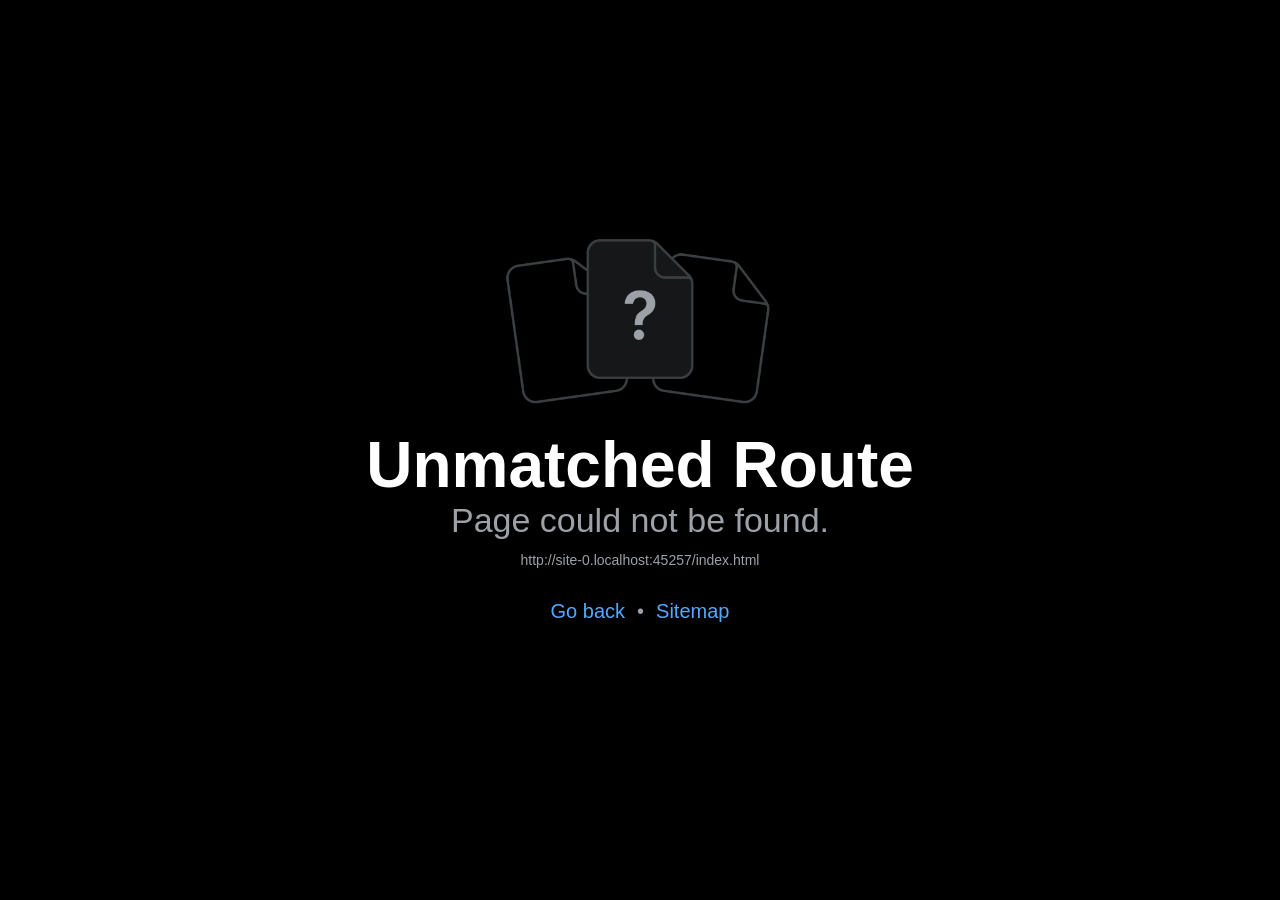
<file: index.html>
<!DOCTYPE html>
<html lang="en">
  <head>
    <meta charset="utf-8" />
    <meta httpEquiv="X-UA-Compatible" content="IE=edge" />
    <meta name="viewport" content="width=device-width, initial-scale=1, shrink-to-fit=no" />
    <title>หมอบ้านเชื่อมใจ</title>
    <!-- The `react-native-web` recommended style reset: https://necolas.github.io/react-native-web/docs/setup/#root-element -->
    <style id="expo-reset">
      /* These styles make the body full-height */
      html,
      body {
        height: 100%;
      }
      /* These styles disable body scrolling if you are using <ScrollView> */
      body {
        overflow: hidden;
      }
      /* These styles make the root element full-height */
      #root {
        display: flex;
        height: 100%;
        flex: 1;
      }
    </style>
  <link rel="preload" href="/_expo/static/css/native-tabs.module-78b0f59737571f455720970791a36bdd.css" as="style"><link rel="stylesheet" href="/_expo/static/css/native-tabs.module-78b0f59737571f455720970791a36bdd.css"><link rel="icon" href="/favicon.ico" /></head>

  <body>
    <!-- Use static rendering with Expo Router to support running without JavaScript. -->
    <noscript>
      You need to enable JavaScript to run this app.
    </noscript>
    <!-- The root element for your Expo app. -->
    <div id="root"></div>
  <script src="/_expo/static/js/web/index-0d165f8ff69694ff23219756b921cf61.js" defer></script>
</body>
</html>
</file>
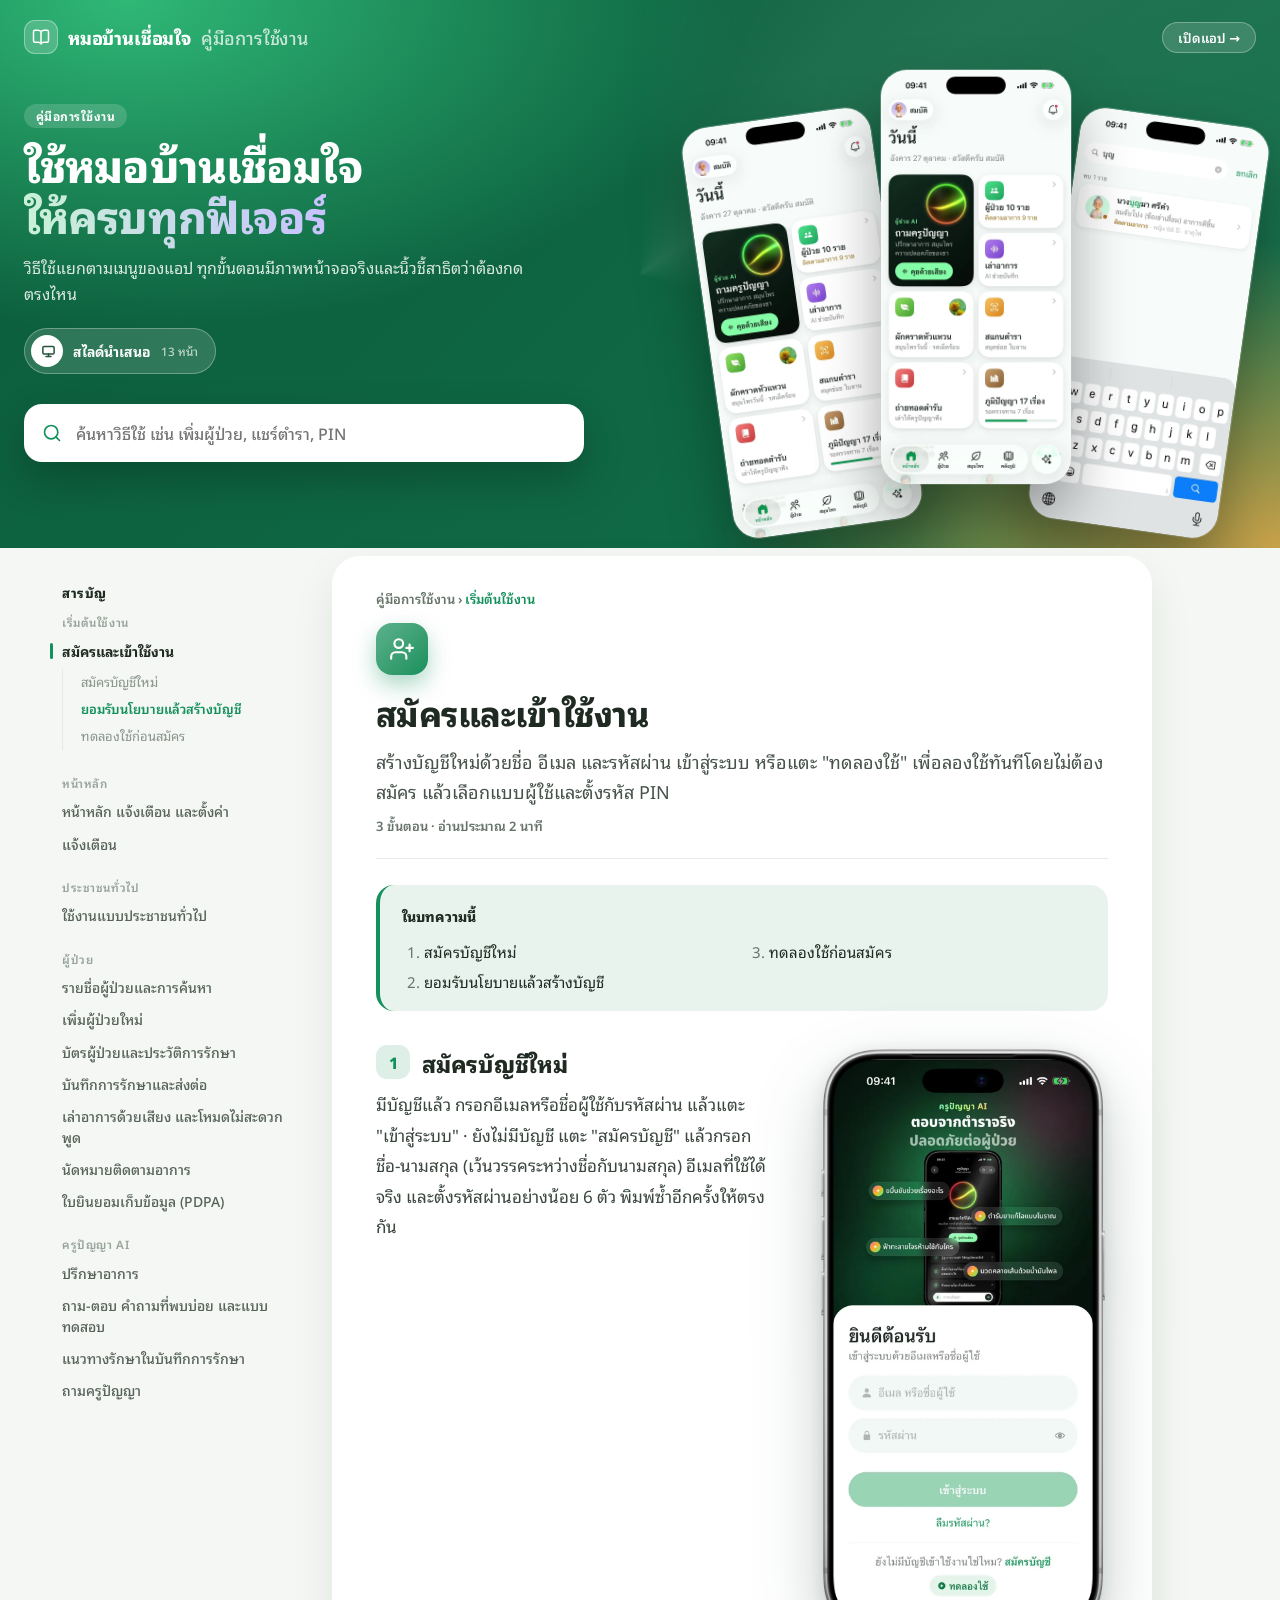
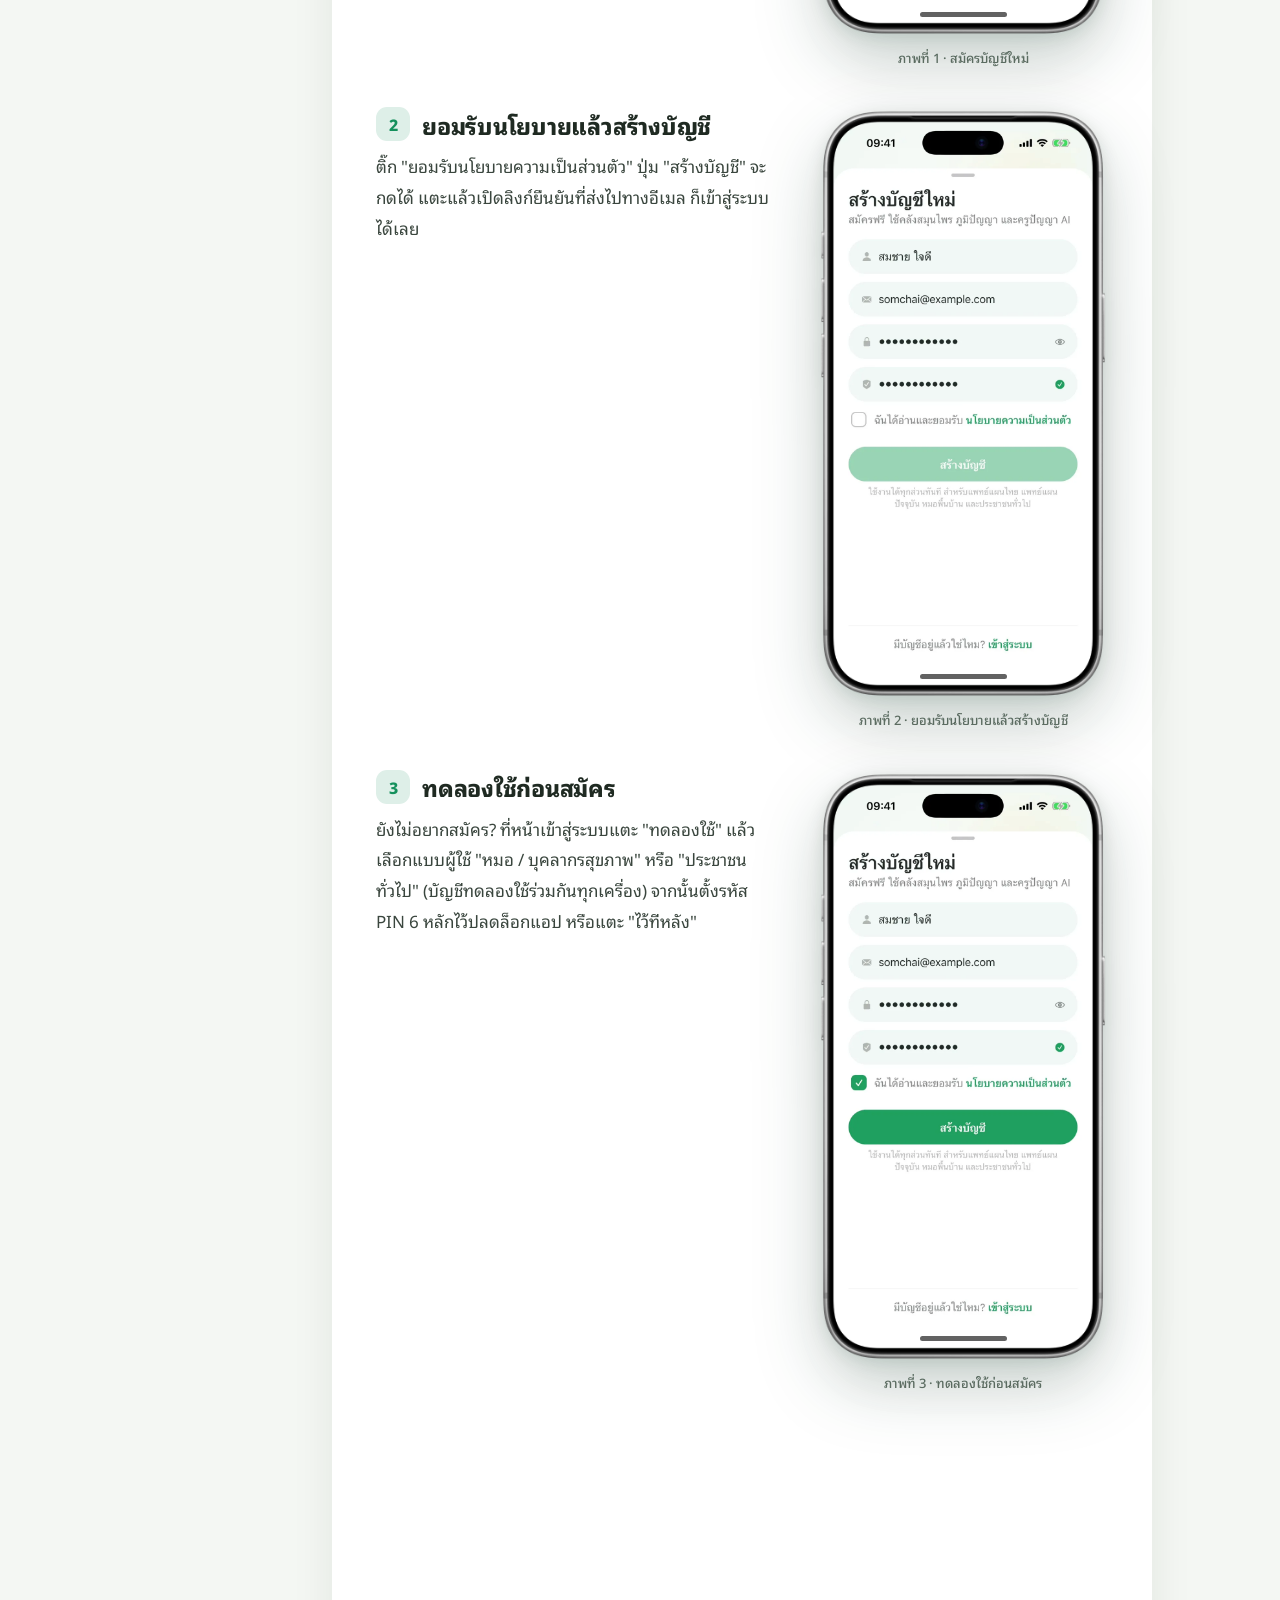
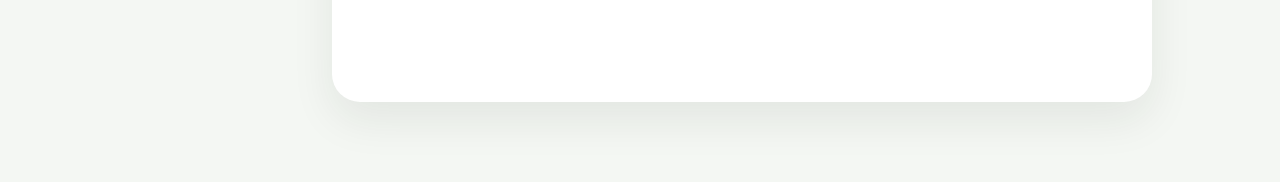
<file: tutorial/index.html>
<!doctype html>
<html lang="th">
  <head>
    <meta charset="utf-8" />
    <meta name="viewport" content="width=device-width, initial-scale=1, viewport-fit=cover" />
    <title>หมอบ้านเชื่อมใจ · คู่มือการใช้งาน</title>
    <meta name="description" content="คู่มือการใช้งานแอปหมอบ้านเชื่อมใจ ทุกฟีเจอร์ พร้อมภาพหน้าจอจริงสาธิตว่าต้องกดตรงไหน" />
    <link rel="icon" href="../favicon.ico" />
    <link rel="preconnect" href="https://fonts.googleapis.com" />
    <link rel="preconnect" href="https://fonts.gstatic.com" crossorigin />
    <link href="https://fonts.googleapis.com/css2?family=Noto+Sans+Thai+Looped:wght@400;500;600;700;800&display=swap" rel="stylesheet" />
    <link rel="stylesheet" href="tutorial.css" />
  </head>
  <body>
    <header class="hero">
      <div class="hero__glow"></div>
      <nav class="hero__bar">
        <span class="brand"><span class="brand__mark">✦</span> หมอบ้านเชื่อมใจ <em>คู่มือการใช้งาน</em></span>
        <a class="hero__back" href="../">เปิดแอป →</a>
      </nav>
      <div class="hero__body">
        <p class="hero__eyebrow">คู่มือการใช้งาน</p>
        <h1>ใช้หมอบ้านเชื่อมใจ<br /><span>ให้ครบทุกฟีเจอร์</span></h1>
        <p class="hero__lead">วิธีใช้แยกตามเมนูของแอป ทุกขั้นตอนมีภาพหน้าจอจริงและนิ้วชี้สาธิตว่าต้องกดตรงไหน</p>
        <a class="hero__play hero__slides" href="slides/">
          <span class="hero__playic"><svg viewBox="0 0 24 24" width="15" height="15" aria-hidden="true" fill="none" stroke="currentColor" stroke-width="2.4" stroke-linecap="round" stroke-linejoin="round"><rect x="3" y="4" width="18" height="12" rx="2" /><path d="M12 16v4M8 20h8" /></svg></span>
          สไลด์นำเสนอ <small>13 หน้า</small>
        </a>
        <div class="hsearch">
          <label class="hsearch__box">
            <span id="hqi"></span>
            <input id="hq" type="search" placeholder="ค้นหาวิธีใช้ เช่น เพิ่มผู้ป่วย, แชร์ตำรา, PIN" autocomplete="off" />
            <button id="hqx" type="button" aria-label="ล้าง" hidden></button>
          </label>
          <div class="hres" id="hres" hidden></div>
        </div>
      </div>
      <div class="hero__cards" id="heroCards" aria-hidden="true"></div>
    </header>

    <!-- มือถือ: หน้ารวมบท (การ์ด) -->
    <section class="mhome" id="mhome" hidden></section>
    <!-- มือถือ: แถบบนของหน้าบทความ -->
    <div class="mbar" id="mbar" hidden>
      <button class="mbar__back" id="mback" type="button" aria-label="กลับไปหน้ารวมคู่มือ"><span id="mbacki"></span>คู่มือ</button>
      <b class="mbar__title" id="mtitle"></b>
      <span class="mbar__sp"></span>
    </div>

    <main class="layout">
      <aside class="toc" id="toc" aria-label="ฟีเจอร์"></aside>
      <section class="lesson" id="lesson" aria-live="polite"></section>
    </main>

    <div class="lightbox" id="lightbox" hidden>
      <button class="lightbox__x" aria-label="ปิด">✕</button>
      <img alt="" />
      <p></p>
    </div>

    <script src="icons.js"></script>
    <script src="tutorial.js"></script>
  </body>
</html>
</file>
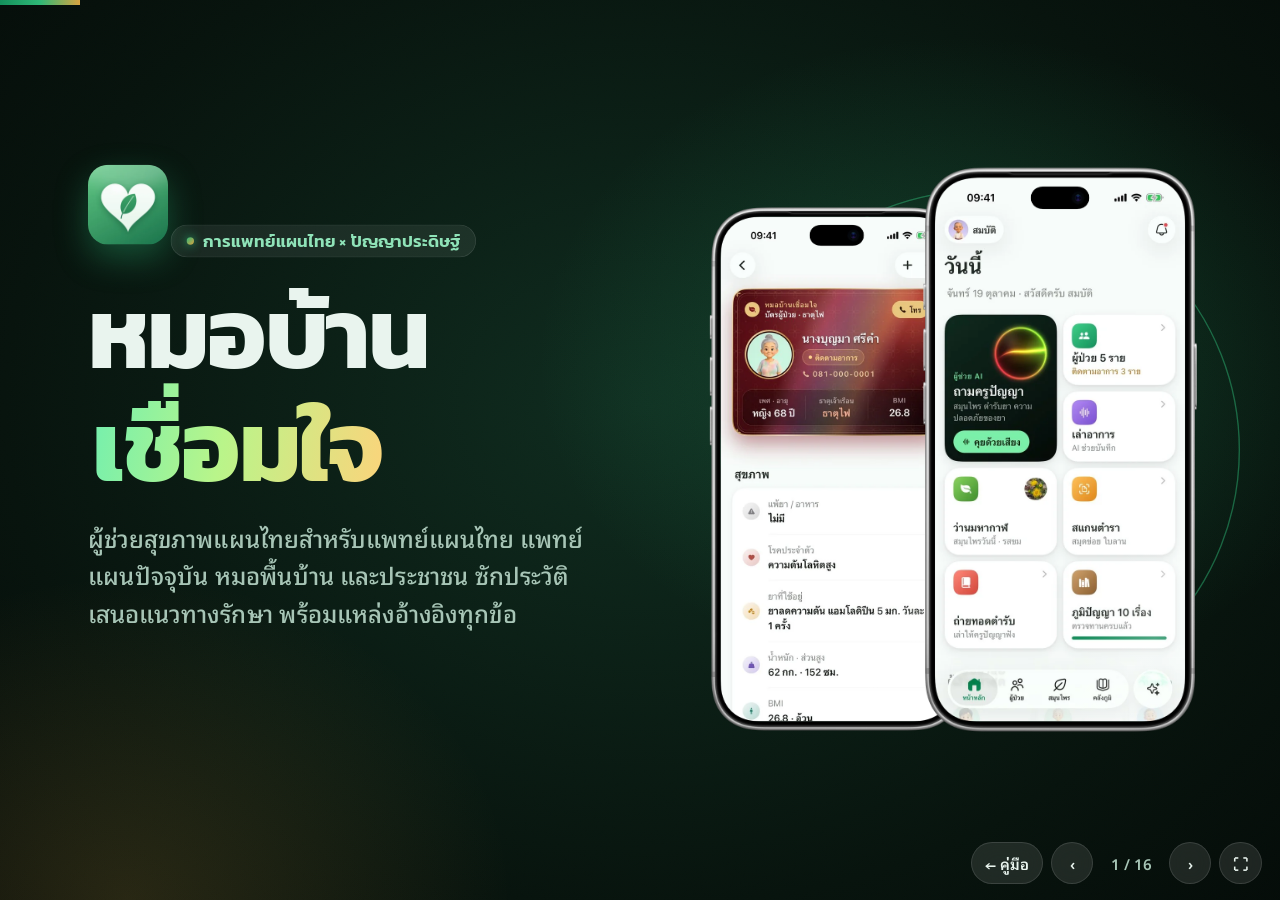
<file: tutorial/slides/index.html>
<!doctype html>
<html lang="th">
<head>
<meta charset="utf-8" />
<meta name="viewport" content="width=device-width, initial-scale=1, viewport-fit=cover" />
<title>หมอบ้านเชื่อมใจ · สไลด์นำเสนอ</title>
<meta name="description" content="สไลด์นำเสนอแอปหมอบ้านเชื่อมใจ — ผู้ช่วยหมอพื้นบ้านไทย ภูมิปัญญาพื้นบ้าน × ปัญญาประดิษฐ์" />
<link rel="icon" href="../../favicon.ico" />
<link rel="preconnect" href="https://fonts.googleapis.com" />
<link rel="preconnect" href="https://fonts.gstatic.com" crossorigin />
<link href="https://fonts.googleapis.com/css2?family=Kanit:wght@300;400;500;600;700;800&family=Noto+Sans+Thai+Looped:wght@400;500;600;700&display=swap" rel="stylesheet" />
<style>
  :root {
    --ink: #0e1d15; --muted: #557062; --line: rgba(14, 29, 21, 0.08);
    --g1: #14905c; --g2: #2fb877; --gold: #d9a441; --mint: #e3f2ea;
    --dark: #07130d; --dtext: #e9f4ee; --dmuted: #a7c5b6;
    --H: "Kanit", "Noto Sans Thai Looped", system-ui, sans-serif;
    --B: "Noto Sans Thai Looped", "Kanit", system-ui, sans-serif;
  }
  * { box-sizing: border-box; }
  html, body { margin: 0; height: 100%; overflow: hidden; background: #edf3ef; color: var(--ink); font-family: var(--B); -webkit-font-smoothing: antialiased; }
  #viewport { position: fixed; inset: 0; overflow: hidden; background: radial-gradient(60% 70% at 12% 8%, #d4f0e1 0%, transparent 60%), radial-gradient(55% 65% at 92% 18%, #f6ead0 0%, transparent 60%), radial-gradient(70% 70% at 70% 105%, #dcefe6 0%, transparent 60%), #f3f7f4; }
  #bgDark { position: absolute; inset: 0; opacity: 0; transition: opacity 0.9s ease; pointer-events: none;
    background: radial-gradient(55% 60% at 75% 40%, rgba(47, 184, 119, 0.22) 0%, transparent 60%), radial-gradient(50% 60% at 10% 100%, rgba(217, 164, 65, 0.16) 0%, transparent 60%), radial-gradient(80% 90% at 50% 45%, #0f2c1f 0%, #07130d 62%, #030806 100%); }
  #grain { position: absolute; inset: 0; pointer-events: none; opacity: 0.05; mix-blend-mode: overlay; background-image: url("data:image/svg+xml;utf8,<svg xmlns='http://www.w3.org/2000/svg' width='220' height='220'><filter id='n'><feTurbulence type='fractalNoise' baseFrequency='0.9' numOctaves='2'/></filter><rect width='100%' height='100%' filter='url(%23n)'/></svg>"); }
  #deck { position: absolute; left: 50%; top: 50%; width: 1920px; height: 1080px; transform-origin: 50% 50%; }
  .slide { position: absolute; inset: 0; padding: 112px 132px; opacity: 0; pointer-events: none; transition: opacity 0.7s ease; }
  .slide.on { opacity: 1; pointer-events: auto; }
  .dark { color: var(--dtext); }

  /* ── build-in ── */
  .a { opacity: 0; transform: translateY(38px); filter: blur(12px); transition: opacity 0.85s cubic-bezier(0.22, 1, 0.36, 1), transform 1s cubic-bezier(0.22, 1, 0.36, 1), filter 0.85s ease; }
  .a.l { transform: translateX(-60px); } .a.r { transform: translateX(80px) rotate(3deg); } .a.z { transform: scale(0.88); }
  .slide.on .a { opacity: 1; transform: none; filter: none; }
  .slide.on .d1 { transition-delay: 0.1s; } .slide.on .d2 { transition-delay: 0.2s; } .slide.on .d3 { transition-delay: 0.32s; } .slide.on .d4 { transition-delay: 0.44s; }
  .slide.on .d5 { transition-delay: 0.56s; } .slide.on .d6 { transition-delay: 0.68s; } .slide.on .d7 { transition-delay: 0.8s; } .slide.on .d8 { transition-delay: 0.92s; }

  /* ── type ── */
  .eyebrow { display: inline-flex; align-items: center; gap: 14px; padding: 12px 24px; border-radius: 99px; background: rgba(255, 255, 255, 0.72); box-shadow: 0 0 0 1px var(--line) inset; font: 600 25px/1 var(--H); color: var(--g1); letter-spacing: 0.02em; }
  .eyebrow i { width: 11px; height: 11px; border-radius: 50%; background: linear-gradient(135deg, var(--g2), var(--gold)); box-shadow: 0 0 14px var(--g2); }
  .dark .eyebrow { background: rgba(255, 255, 255, 0.07); box-shadow: 0 0 0 1px rgba(255, 255, 255, 0.12) inset; color: #8fe3b8; }
  h1 { margin: 0; font: 700 148px/1.14 var(--H); letter-spacing: -0.02em; }
  h2 { margin: 28px 0 0; font: 700 86px/1.2 var(--H); letter-spacing: -0.015em; }
  .lead { margin: 26px 0 0; font: 500 36px/1.55 var(--B); color: var(--muted); max-width: 900px; }
  .dark .lead { color: var(--dmuted); }
  .g { background: linear-gradient(100deg, #12a06a, #3fcf8a 45%, #e3b24f); -webkit-background-clip: text; background-clip: text; color: transparent; padding: 0 0.04em 0.1em; }
  .dark .g { background: linear-gradient(100deg, #6fefb0, #b9f58a 45%, #ffd27a); -webkit-background-clip: text; background-clip: text; }

  /* ── iPhone (real bezel) ── */
  .phone { position: absolute; aspect-ratio: 1350 / 2760; filter: drop-shadow(0 46px 60px rgba(10, 40, 25, 0.28)) drop-shadow(0 8px 16px rgba(10, 40, 25, 0.14)); }
  .dark .phone { filter: drop-shadow(0 50px 80px rgba(0, 0, 0, 0.6)) drop-shadow(0 0 60px rgba(47, 184, 119, 0.12)); }
  .phone .scr { position: absolute; left: 5.333%; top: 2.5%; width: 89.333%; height: 95%; border-radius: 13.5% / 6.2%; overflow: hidden; background: #f4f7f5; }
  .phone .scr img { width: 100%; height: 100%; object-fit: cover; object-position: top; display: block; }
  .phone .bz { position: absolute; inset: 0; width: 100%; height: 100%; pointer-events: none; }
  .phone .glare { position: absolute; inset: 2.5% 5.3%; border-radius: 13.5% / 6.2%; background: linear-gradient(115deg, rgba(255, 255, 255, 0) 40%, rgba(255, 255, 255, 0.22) 48%, rgba(255, 255, 255, 0) 56%); background-size: 260% 100%; animation: glare 6s ease-in-out infinite; pointer-events: none; }
  @keyframes glare { 0%, 55% { background-position: 120% 0; } 100% { background-position: -60% 0; } }
  .float { animation: float 7s ease-in-out infinite; } .float2 { animation: float 8s ease-in-out -3s infinite; } .float3 { animation: float 9s ease-in-out -5s infinite; }
  @keyframes float { 0%, 100% { translate: 0 0; } 50% { translate: 0 -16px; } }

  /* ── orb (ครูปัญญา) ── */
  .orb { position: absolute; border-radius: 50%; }
  .orb::before { content: ""; position: absolute; inset: -6%; border-radius: 50%; background: conic-gradient(from 0deg, #ff4fa3, #ffb020, #c8ff5a, #3dff9a, #3dc8ff, #b06bff, #ff4fa3); filter: blur(40px); opacity: 0.55; animation: spin 9s linear infinite; }
  .orb::after { content: ""; position: absolute; inset: 0; border-radius: 50%; padding: 7px; background: conic-gradient(from 90deg, #ff4fa3, #ffb020, #e8ff5a, #3dff9a, #3dc8ff, #ff4fa3); -webkit-mask: linear-gradient(#000 0 0) content-box, linear-gradient(#000 0 0); -webkit-mask-composite: xor; mask-composite: exclude; animation: spin 6s linear infinite reverse; filter: drop-shadow(0 0 18px rgba(255, 220, 120, 0.7)); }
  .orb i { position: absolute; inset: 7px; border-radius: 50%; background: radial-gradient(60% 50% at 40% 35%, rgba(255, 255, 255, 0.12), rgba(0, 0, 0, 0) 60%), radial-gradient(circle, #10140f 0%, #050806 70%); overflow: hidden; }
  .orb i::after { content: ""; position: absolute; left: 8%; right: 8%; top: 46%; height: 10%; border-radius: 50%; background: linear-gradient(90deg, transparent, #ff5f9e, #ffd36b, #d5ff6a, transparent); filter: blur(5px); animation: wave 3.2s ease-in-out infinite; }
  @keyframes spin { to { rotate: 360deg; } }
  @keyframes wave { 0%, 100% { transform: rotate(-12deg) scaleX(0.9); } 50% { transform: rotate(10deg) scaleX(1.05); } }

  /* ── blocks ── */
  .cards { display: grid; gap: 26px; }
  .card { position: relative; padding: 42px 42px 46px; border-radius: 36px; background: rgba(255, 255, 255, 0.78); box-shadow: 0 24px 60px rgba(20, 60, 40, 0.08), 0 0 0 1px rgba(255, 255, 255, 0.9) inset; backdrop-filter: blur(20px); }
  .dark .card { background: rgba(255, 255, 255, 0.055); box-shadow: 0 0 0 1px rgba(255, 255, 255, 0.09) inset, 0 30px 60px rgba(0, 0, 0, 0.3); }
  .ic { width: 70px; height: 70px; border-radius: 22px; display: grid; place-items: center; color: #fff; background: linear-gradient(135deg, var(--c1, #3fd089), var(--c2, #14905c)); box-shadow: 0 12px 26px color-mix(in srgb, var(--c2, #14905c) 40%, transparent); }
  .ic svg { width: 36px; height: 36px; }
  .card b { display: block; margin-top: 26px; font: 600 40px/1.3 var(--H); }
  .card p { margin: 12px 0 0; font: 500 28px/1.55 var(--B); color: var(--muted); }
  .dark .card p { color: var(--dmuted); }
  .list { margin: 46px 0 0; padding: 0; list-style: none; display: grid; gap: 26px; }
  .list li { position: relative; padding-left: 62px; font: 600 36px/1.4 var(--H); }
  .list li::before { content: ""; position: absolute; left: 0; top: 6px; width: 40px; height: 40px; border-radius: 50%; background: url("data:image/svg+xml;utf8,<svg xmlns='http://www.w3.org/2000/svg' viewBox='0 0 24 24' fill='none' stroke='white' stroke-width='3' stroke-linecap='round' stroke-linejoin='round'><path d='M5 12.5l4.5 4.5L19 7.5'/></svg>") center/58% no-repeat, linear-gradient(135deg, var(--g2), var(--g1)); box-shadow: 0 6px 16px rgba(20, 144, 92, 0.35); }
  .list li small { display: block; margin-top: 6px; font: 500 27px/1.5 var(--B); color: var(--muted); }
  .dark .list li small { color: var(--dmuted); }
  .chip { position: absolute; display: inline-flex; align-items: center; gap: 14px; padding: 18px 26px; border-radius: 99px; background: rgba(255, 255, 255, 0.9); box-shadow: 0 18px 44px rgba(20, 60, 40, 0.14); font: 600 27px/1 var(--H); white-space: nowrap; backdrop-filter: blur(14px); }
  .chip em { font-style: normal; display: grid; place-items: center; width: 44px; height: 44px; border-radius: 50%; color: #fff; background: linear-gradient(135deg, var(--c1, #3fd089), var(--c2, #14905c)); }
  .chip em svg { width: 24px; height: 24px; }
  .dark .chip { background: rgba(255, 255, 255, 0.09); color: var(--dtext); box-shadow: 0 0 0 1px rgba(255, 255, 255, 0.12) inset, 0 20px 40px rgba(0, 0, 0, 0.35); }
  .num { font: 700 168px/1 var(--H); letter-spacing: -0.03em; }

  /* ขั้นตอน (เส้นเชื่อมมีแสงวิ่ง) */
  .steps { position: relative; display: grid; grid-template-columns: repeat(4, 1fr); gap: 28px; margin-top: 64px; }
  .steps::before { content: ""; position: absolute; left: 10%; right: 10%; top: 48px; height: 5px; border-radius: 5px; background: linear-gradient(90deg, transparent, var(--g2), var(--gold), var(--g2), transparent); background-size: 200% 100%; animation: flow 2.4s linear infinite; opacity: 0.6; }
  @keyframes flow { from { background-position: 100% 0; } to { background-position: -100% 0; } }
  .step { position: relative; text-align: center; }
  .step .n { width: 100px; height: 100px; margin: 0 auto; border-radius: 50%; display: grid; place-items: center; background: #fff; box-shadow: 0 16px 40px rgba(20, 60, 40, 0.14), 0 0 0 8px rgba(255, 255, 255, 0.6); color: var(--g1); }
  .step .n svg { width: 44px; height: 44px; }
  .step b { display: block; margin-top: 28px; font: 600 34px/1.3 var(--H); }
  .step p { margin: 10px 0 0; font: 500 25px/1.5 var(--B); color: var(--muted); }

  /* stack (เทคโนโลยี) */
  .stack { display: grid; grid-template-columns: repeat(3, 1fr); gap: 28px; margin-top: 80px; }
  .tile { padding: 44px 44px 48px; border-radius: 30px; background: rgba(255, 255, 255, 0.055); box-shadow: 0 0 0 1px rgba(255, 255, 255, 0.09) inset; }
  .tile small { font: 600 22px/1 var(--H); letter-spacing: 0.08em; color: #8fe3b8; }
  .tile b { display: block; margin-top: 18px; font: 600 42px/1.25 var(--H); color: var(--dtext); }
  .tile p { margin: 12px 0 0; font: 500 28px/1.5 var(--B); color: var(--dmuted); }

  /* roadmap */
  .road { display: grid; grid-template-columns: repeat(4, 1fr); gap: 28px; margin-top: 90px; }
  .road .card { min-height: 420px; }
  .road::before { content: ""; position: absolute; left: 132px; right: 132px; top: 438px; height: 5px; border-radius: 5px; background: linear-gradient(90deg, var(--g2), var(--gold), #9db8de); opacity: 0.5; }
  .road .card { padding-top: 30px; }
  .road .tag { display: inline-block; padding: 10px 20px; border-radius: 99px; font: 600 26px/1 var(--H); }
  .tag.done { background: #dcf3e7; color: #0e7a4c; } .tag.next { background: #fbefd5; color: #8a5e10; } .tag.plan { background: #e6edf7; color: #2f5b9a; }

  .ring { position: absolute; border-radius: 50%; border: 2px solid rgba(47, 184, 119, 0.28); animation: ring 4.5s ease-out infinite; }
  @keyframes ring { from { transform: scale(0.6); opacity: 0.9; } to { transform: scale(1.6); opacity: 0; } }
  .marq { position: absolute; display: flex; gap: 34px; animation: up 40s linear infinite; }
  .marq.rev { animation-direction: reverse; }
  @keyframes up { from { transform: translateY(0); } to { transform: translateY(-50%); } }

  /* chrome */
  #bar { position: fixed; left: 0; top: 0; height: 5px; width: 0; background: linear-gradient(90deg, var(--g1), var(--g2), var(--gold)); transition: width 0.6s cubic-bezier(0.22, 1, 0.36, 1); z-index: 5; }
  #ctl { position: fixed; right: max(18px, env(safe-area-inset-right)); bottom: max(16px, env(safe-area-inset-bottom)); display: flex; align-items: center; gap: 8px; z-index: 5; font: 600 15px/1 var(--B); color: #557062; }
  #ctl button, #ctl a { display: grid; place-items: center; height: 42px; min-width: 42px; padding: 0 14px; border: 0; border-radius: 99px; background: rgba(255, 255, 255, 0.84); box-shadow: 0 6px 18px rgba(20, 60, 40, 0.12); color: var(--ink); font: 600 15px/1 var(--B); text-decoration: none; cursor: pointer; backdrop-filter: blur(12px); }
  #ctl span { padding: 0 6px; min-width: 60px; text-align: center; }
  body.isdark #ctl { color: #a7c5b6; }
  body.isdark #ctl button, body.isdark #ctl a { background: rgba(255, 255, 255, 0.1); color: #e9f4ee; box-shadow: 0 0 0 1px rgba(255, 255, 255, 0.12) inset; }
  @media (prefers-reduced-motion: reduce) { *, *::before, *::after { animation: none !important; transition-duration: 0.01s !important; } }
</style>
</head>
<body>
<div id="bar"></div>
<div id="viewport"><div id="bgDark"></div><div id="grain"></div><div id="deck">

  <!-- 1 · ปก -->
  <section class="slide dark" data-dark="1">
    <div class="ring" style="left:1080px;top:150px;width:780px;height:780px"></div>
    <div class="ring" style="left:1080px;top:150px;width:780px;height:780px;animation-delay:-2.2s"></div>
    <img class="a z" src="img/icon.webp" alt="" style="width:120px;height:120px;border-radius:30px;box-shadow:0 20px 50px rgba(47,184,119,.35)" />
    <div class="eyebrow a d1" style="margin-top:40px"><i></i>การแพทย์แผนไทย × ปัญญาประดิษฐ์</div>
    <h1 class="a d2" style="margin-top:30px">หมอบ้าน<br /><span class="g">เชื่อมใจ</span></h1>
    <p class="lead a d3" style="max-width:780px">ผู้ช่วยสุขภาพแผนไทยสำหรับแพทย์แผนไทย แพทย์แผนปัจจุบัน หมอพื้นบ้าน และประชาชน ซักประวัติ เสนอแนวทางรักษา พร้อมแหล่งอ้างอิงทุกข้อ</p>
    <div class="phone a r d4 float2" style="left:1060px;top:170px;width:390px"><div class="scr"><img src="img/patient.webp" alt="" /></div><div class="glare"></div><img class="bz" src="../media/iphone.webp" alt="" /></div>
    <div class="phone a r d5 float" style="left:1380px;top:110px;width:420px"><div class="scr"><img src="img/home.webp" alt="หน้าหลักของแอป" /></div><div class="glare"></div><img class="bz" src="../media/iphone.webp" alt="" /></div>
  </section>

  <!-- 2 · ที่มา -->
  <section class="slide" data-dark="0">
    <div class="eyebrow a"><i></i>ที่มา</div>
    <h2 class="a d1" style="max-width:1400px">ภูมิปัญญาหมอพื้นบ้าน<br />อยู่ในความจำ <span class="g">และสมุดข่อย</span></h2>
    <div class="cards" style="grid-template-columns:repeat(3,1fr);margin-top:110px;gap:32px">
      <div class="card a d2"><div class="ic" style="--c1:#d2a36e;--c2:#8a5e30"><svg viewBox="0 0 24 24" fill="none" stroke="currentColor" stroke-width="2" stroke-linecap="round" stroke-linejoin="round"><path d="M4 19.5v-15A2.5 2.5 0 0 1 6.5 2H20v20H6.5a2.5 2.5 0 0 1 0-5H20"/></svg></div><b>ตำราเสี่ยงสูญหาย</b><p>ตำรับยาอยู่ในสมุดข่อย ใบลาน และความจำของหมอ ส่งต่อให้คนรุ่นหลังได้ยาก</p></div>
      <div class="card a d3"><div class="ic" style="--c1:#ff8a7a;--c2:#d2453a"><svg viewBox="0 0 24 24" fill="none" stroke="currentColor" stroke-width="2" stroke-linecap="round" stroke-linejoin="round"><path d="M14 2H6a2 2 0 0 0-2 2v16a2 2 0 0 0 2 2h12a2 2 0 0 0 2-2V8z"/><path d="M14 2v6h6M8 13h8M8 17h5"/></svg></div><b>บันทึกการรักษาบนกระดาษ</b><p>ทะเบียนผู้ป่วยแบบ ม.บ.5 กรอกด้วยมือ ค้นย้อนหลังและติดตามอาการได้ยาก</p></div>
      <div class="card a d4"><div class="ic" style="--c1:#ffc25a;--c2:#e0861a"><svg viewBox="0 0 24 24" fill="none" stroke="currentColor" stroke-width="2" stroke-linecap="round" stroke-linejoin="round"><path d="M10.3 3.9 1.8 18a2 2 0 0 0 1.7 3h17a2 2 0 0 0 1.7-3L13.7 3.9a2 2 0 0 0-3.4 0z"/><path d="M12 9v4M12 17h.01"/></svg></div><b>สมุนไพร × ยาแผนปัจจุบัน</b><p>ผู้ป่วยสูงอายุใช้ยาหลายตัว หมอต้องการตัวช่วยเรื่องข้อห้ามและยาที่ใช้ร่วมกัน</p></div>
    </div>
  </section>

  <!-- 3 · ภาพรวม -->
  <section class="slide" data-dark="0">
    <div class="eyebrow a"><i></i>ภาพรวม</div>
    <h2 class="a d1">แอปเดียว <span class="g">ครบทุกงาน</span></h2>
    <div class="cards" style="grid-template-columns:1fr 1fr;width:1100px;margin-top:70px">
      <div class="card a d2"><div class="ic" style="--c1:#b48bf5;--c2:#7a4fd0"><svg viewBox="0 0 24 24" fill="none" stroke="currentColor" stroke-width="2" stroke-linecap="round" stroke-linejoin="round"><path d="m12 3-1.9 5.8L4 10l6.1 1.2L12 17l1.9-5.8L20 10l-6.1-1.2z"/><path d="M5 3v4M3 5h4M19 17v4M17 19h4"/></svg></div><b>ครูปัญญา AI</b><p>ซักประวัติ เสนอแนวทางรักษา บอกแหล่งอ้างอิง</p></div>
      <div class="card a d3"><div class="ic" style="--c1:#6ab8ff;--c2:#2f7be0"><svg viewBox="0 0 24 24" fill="none" stroke="currentColor" stroke-width="2" stroke-linecap="round" stroke-linejoin="round"><path d="M16 21v-2a4 4 0 0 0-4-4H6a4 4 0 0 0-4 4v2"/><circle cx="9" cy="7" r="4"/><path d="M22 21v-2a4 4 0 0 0-3-3.9M16 3.1a4 4 0 0 1 0 7.8"/></svg></div><b>ดูแลผู้ป่วย</b><p>บัตรผู้ป่วย ประวัติ และทะเบียน ม.บ.5</p></div>
      <div class="card a d4"><div class="ic" style="--c1:#8ad45e;--c2:#3e8e2e"><svg viewBox="0 0 24 24" fill="none" stroke="currentColor" stroke-width="2" stroke-linecap="round" stroke-linejoin="round"><path d="M11 20A7 7 0 0 1 9.8 6.1C15.5 5 17 4.5 19 2c1 2 2 4.2 2 8 0 5.5-4.8 10-10 10Z"/><path d="M2 21c0-3 1.9-5.4 5.1-6"/></svg></div><b>คลังสมุนไพร</b><p>100 ชนิด ยาตีกัน และตำรามาตรฐานยาสมุนไพรไทย</p></div>
      <div class="card a d5"><div class="ic" style="--c1:#d2a36e;--c2:#8a5e30"><svg viewBox="0 0 24 24" fill="none" stroke="currentColor" stroke-width="2" stroke-linecap="round" stroke-linejoin="round"><path d="m16 6 4 14M12 6v14M8 8v12M4 4v16"/></svg></div><b>คลังความรู้</b><p>ตำราทางการ + ภูมิปัญญา ดาวน์โหลด PDF ได้</p></div>
    </div>
    <div class="phone a r d4 float" style="left:1290px;top:110px;width:420px"><div class="scr"><img src="img/home.webp" alt="หน้าหลัก" /></div><div class="glare"></div><img class="bz" src="../media/iphone.webp" alt="" /></div>
  </section>

  <section class="slide" data-dark="0">
    <div class="eyebrow a"><i></i>ผู้ใช้</div>
    <h2 class="a d1">ใช้ได้กับ<span class="g">ทุกคน</span></h2>
    <div class="cards" style="grid-template-columns:1fr 1fr;width:1060px;margin-top:60px">
      <div class="card a d2"><div class="ic" style="--c1:#5fd39a;--c2:#14905c"><svg viewBox="0 0 24 24" fill="none" stroke="currentColor" stroke-width="2" stroke-linecap="round" stroke-linejoin="round"><path d="M11 20A7 7 0 0 1 9.8 6.1C15.5 5 17 4.5 19 2c1 2 2 4.2 2 8 0 5.5-4.8 10-10 10Z"/><path d="M2 21c0-3 1.9-5.4 5.1-6"/></svg></div><b>แพทย์แผนไทย</b><p>ศัพท์ธาตุ ตำรับยา พร้อมแนวทางเวชกรรมไทย</p></div>
      <div class="card a d3"><div class="ic" style="--c1:#6ab8ff;--c2:#2f7be0"><svg viewBox="0 0 24 24" fill="none" stroke="currentColor" stroke-width="2" stroke-linecap="round" stroke-linejoin="round"><path d="M4.8 2.3A.3.3 0 1 0 5 2H4a2 2 0 0 0-2 2v5a6 6 0 0 0 6 6 6 6 0 0 0 6-6V4a2 2 0 0 0-2-2h-1a.2.2 0 1 0 .3.3"/><path d="M8 15v1a6 6 0 0 0 6 6 6 6 0 0 0 6-6v-4"/><circle cx="20" cy="10" r="2"/></svg></div><b>แพทย์แผนปัจจุบัน</b><p>เทียบแผนไทยกับแผนปัจจุบัน ข้อมูลยาตีกัน</p></div>
      <div class="card a d4"><div class="ic" style="--c1:#d2a36e;--c2:#b0761e"><svg viewBox="0 0 24 24" fill="none" stroke="currentColor" stroke-width="2" stroke-linecap="round" stroke-linejoin="round"><path d="M19 14c1.5-1.5 3-3.2 3-5.5A5.5 5.5 0 0 0 16.5 3c-1.8 0-3 .5-4.5 2-1.5-1.5-2.7-2-4.5-2A5.5 5.5 0 0 0 2 8.5c0 2.3 1.5 4 3 5.5l7 7Z"/></svg></div><b>หมอพื้นบ้าน</b><p>ภาษาง่าย เคารพภูมิปัญญาเดิม เติมข้อควรระวัง</p></div>
      <div class="card a d5"><div class="ic" style="--c1:#b48bf5;--c2:#7a4fd0"><svg viewBox="0 0 24 24" fill="none" stroke="currentColor" stroke-width="2" stroke-linecap="round" stroke-linejoin="round"><path d="M16 21v-2a4 4 0 0 0-4-4H6a4 4 0 0 0-4 4v2"/><circle cx="9" cy="7" r="4"/><path d="M22 21v-2a4 4 0 0 0-3-3.9M16 3.1a4 4 0 0 1 0 7.8"/></svg></div><b>ประชาชนทั่วไป</b><p>ดูแลตัวเองเบื้องต้น ยาสามัญประจำบ้าน รู้ว่าเมื่อไรต้องพบแพทย์</p></div>
    </div>
    <p class="lead a d6" style="max-width:1060px;margin-top:50px">ไม่ต้องเลือกบทบาทหรือตั้งค่าเพิ่ม · ครูปัญญาตอบให้ทุกกลุ่มเข้าใจได้ บอกแหล่งอ้างอิง และบอกชัดเมื่อควรพบแพทย์</p>
    <div class="phone a r d4 float" style="left:1420px;top:110px;width:390px"><div class="scr"><img src="img/aianswer.webp" alt="ครูปัญญาตอบคำถาม" /></div><div class="glare"></div><img class="bz" src="../media/iphone.webp" alt="" /></div>
  </section>

  <!-- 4 · ครูปัญญา -->
  <section class="slide dark" data-dark="1">
    <div class="orb a z d1" style="left:880px;top:120px;width:200px;height:200px"><i></i></div>
    <div class="eyebrow a"><i></i>ครูปัญญา AI</div>
    <h2 class="a d1" style="max-width:900px">ผู้ช่วยที่<span class="g">ฟังเข้าใจ</span><br />และตอบจากตำรา</h2>
    <ul class="list" style="width:900px">
      <li class="a d3">คุยด้วยเสียงได้<small>ภาษากลาง อีสาน เหนือ และใต้</small></li>
      <li class="a d4">ตอบจากคลังความรู้ทางการ บอกแหล่งทุกครั้ง<small>แนวทางเวชกรรมไทย 2568 · บัญชียาหลักฯ 2566 · ตำรามาตรฐานยาสมุนไพรไทย</small></li>
      <li class="a d5">ตอบให้ทุกกลุ่มเข้าใจได้<small>ศัพท์วิชาชีพพร้อมคำอธิบาย · บอกชัดเมื่อต้องพบแพทย์</small></li>
    </ul>
    <div class="phone a r d3 float2" style="left:1160px;top:140px;width:360px"><div class="scr"><img src="img/assistant.webp" alt="หน้าครูปัญญา" /></div><div class="glare"></div><img class="bz" src="../media/iphone.webp" alt="" /></div>
    <div class="phone a r d5 float" style="left:1450px;top:200px;width:360px"><div class="scr"><img src="img/aianswer.webp" alt="ครูปัญญาตอบคำถาม" /></div><div class="glare"></div><img class="bz" src="../media/iphone.webp" alt="" /></div>
  </section>

  <section class="slide dark" data-dark="1">
    <div class="eyebrow a"><i></i>แนวทางการรักษา</div>
    <h2 class="a d1" style="max-width:880px">ซักประวัติ แล้ว<span class="g">เสนอแนวทางรักษา</span></h2>
    <ul class="list" style="width:820px">
      <li class="a d2">ภาวะที่น่าจะเป็น ทั้งแผนไทยและแผนปัจจุบัน<small>พร้อมคำถามซักประวัติเพิ่ม และเตือนเมื่อควรพบแพทย์</small></li>
      <li class="a d3">เลือกได้ แผนไทย หรือ แผนปัจจุบัน<small>สมุนไพร/ตำรับยา · หรือเฉพาะยาสามัญประจำบ้าน + ส่งต่อ</small></li>
      <li class="a d4">ทุกข้อบอกว่ามาจากตำราไหน<small>แตะป้ายเพื่ออ่านต้นฉบับ · ข้อที่อ้างอิงไม่ได้ถูกตัดทิ้ง</small></li>
      <li class="a d5">ตรวจความปลอดภัยในเครื่องซ้ำอีกชั้น<small>โรคประจำตัว แพ้ยา และยาที่ผู้ป่วยกินอยู่</small></li>
    </ul>
    <div class="phone a r d3 float2" style="left:1080px;top:140px;width:360px"><div class="scr"><img src="img/plan.webp" alt="แนวทางแผนไทย" /></div><div class="glare"></div><img class="bz" src="../media/iphone.webp" alt="" /></div>
    <div class="phone a r d5 float" style="left:1440px;top:200px;width:360px"><div class="scr"><img src="img/plan2.webp" alt="แนวทางแผนปัจจุบัน" /></div><div class="glare"></div><img class="bz" src="../media/iphone.webp" alt="" /></div>
  </section>

  <!-- 5 · ผู้ป่วย -->
  <section class="slide" data-dark="0">
    <div class="eyebrow a"><i></i>ดูแลผู้ป่วย</div>
    <h2 class="a d1" style="max-width:900px">รู้จักผู้ป่วย<br /><span class="g">ทุกคนในบัตรเดียว</span></h2>
    <ul class="list" style="width:820px">
      <li class="a d2">บัตรผู้ป่วยตามธาตุเจ้าเรือน<small>เพศ อายุ ธาตุ BMI และโทรหาได้ทันที</small></li>
      <li class="a d3">ข้อมูลสุขภาพพร้อมคำเตือนจากครูปัญญา<small>แพ้ยา โรคประจำตัว ยาที่ใช้อยู่</small></li>
      <li class="a d4">ประวัติการรักษาแบบไทม์ไลน์<small>ตามแบบ ม.บ.5 ของกรมการแพทย์แผนไทยฯ</small></li>
      <li class="a d5">แจ้งเตือนผู้ป่วยที่ต้องติดตาม<small>ติดตามอาการ · ส่งต่อ รพ.สต.</small></li>
    </ul>
    <div class="phone a r d3 float2" style="left:1120px;top:150px;width:360px"><div class="scr"><img src="img/patients.webp" alt="รายชื่อผู้ป่วย" /></div><div class="glare"></div><img class="bz" src="../media/iphone.webp" alt="" /></div>
    <div class="phone a r d5 float" style="left:1420px;top:90px;width:390px"><div class="scr"><img src="img/patient.webp" alt="บัตรผู้ป่วย" /></div><div class="glare"></div><img class="bz" src="../media/iphone.webp" alt="" /></div>
  </section>

  <!-- 6 · บันทึกการรักษา -->
  <section class="slide" data-dark="0">
    <div class="eyebrow a"><i></i>บันทึกการรักษา</div>
    <h2 class="a d1">เล่าครั้งเดียว <span class="g">ได้ ม.บ.5 ครบ</span></h2>
    <div class="steps" style="width:1180px">
      <div class="step a d2"><div class="n"><svg viewBox="0 0 24 24" fill="none" stroke="currentColor" stroke-width="2" stroke-linecap="round" stroke-linejoin="round"><rect x="9" y="2" width="6" height="12" rx="3"/><path d="M19 10v1a7 7 0 0 1-14 0v-1M12 18v4"/></svg></div><b>เล่าให้ฟัง</b><p>พูดอาการและการรักษาตามปกติ</p></div>
      <div class="step a d3"><div class="n"><svg viewBox="0 0 24 24" fill="none" stroke="currentColor" stroke-width="2" stroke-linecap="round" stroke-linejoin="round"><path d="m12 3-1.9 5.8L4 10l6.1 1.2L12 17l1.9-5.8L20 10l-6.1-1.2z"/></svg></div><b>AI แยกช่อง</b><p>อาการ ตรวจ วินิจฉัย การรักษา</p></div>
      <div class="step a d4"><div class="n"><svg viewBox="0 0 24 24" fill="none" stroke="currentColor" stroke-width="2" stroke-linecap="round" stroke-linejoin="round"><path d="M12 20h9M16.5 3.5a2.1 2.1 0 0 1 3 3L7 19l-4 1 1-4z"/></svg></div><b>หมอตรวจทาน</b><p>แก้ได้ทุกช่องก่อนบันทึก</p></div>
      <div class="step a d5"><div class="n"><svg viewBox="0 0 24 24" fill="none" stroke="currentColor" stroke-width="2" stroke-linecap="round" stroke-linejoin="round"><path d="M20 6 9 17l-5-5"/></svg></div><b>บันทึก + ติดตาม</b><p>ขึ้นไทม์ไลน์ และแจ้งเตือนนัดติดตาม</p></div>
    </div>
    <p class="lead a d6" style="max-width:1100px;margin-top:70px">หรือ <b style="color:var(--ink)">กรอกเอง</b> ทีละช่องก็ได้ มีปฏิทิน พ.ศ. และคำเตือนสมุนไพรที่ต้องระวัง</p>
    <div class="phone a r d4 float" style="left:1420px;top:110px;width:390px"><div class="scr"><img src="img/record.webp" alt="บันทึกการรักษา" /></div><div class="glare"></div><img class="bz" src="../media/iphone.webp" alt="" /></div>
  </section>

  <!-- 7 · สมุนไพร -->
  <section class="slide" data-dark="0">
    <div class="eyebrow a"><i></i>คลังสมุนไพร</div>
    <div class="a d1" style="display:flex;align-items:flex-end;gap:24px;margin-top:22px"><span class="num g">100</span><span style="font:600 50px/1.3 var(--H);padding-bottom:22px">ชนิด</span></div>
    <p class="lead a d2" style="max-width:780px;margin-top:6px">สมุนไพรไทยพร้อมสรรพคุณ วิธีใช้ ข้อควรระวัง และตราบัญชียาหลักแห่งชาติ</p>
    <div class="cards" style="grid-template-columns:1fr 1fr;width:880px;margin-top:44px">
      <div class="card a d3"><b style="margin:0">แนะนำตามอากาศวันนี้</b><p>เลือกสมุนไพรให้เหมาะกับฤดูและสภาพอากาศ</p></div>
      <div class="card a d4"><b style="margin:0">ส่วนประกอบของต้น</b><p>แตะส่วนต่างๆ ดูว่าใช้ทำอะไร</p></div>
      <div class="card a d5"><b style="margin:0">ค้นหาตามอาการ</b><p>เช่น ท้องอืด เจ็บคอ ฟกช้ำ</p></div>
      <div class="card a d6"><b style="margin:0">สแกนหาด้วยกล้อง</b><p>ถ่ายภาพต้นไม้ ครูปัญญาบอกชื่อ</p></div>
    </div>
    <div class="phone a r d3 float2" style="left:1130px;top:150px;width:360px"><div class="scr"><img src="img/herbs.webp" alt="คลังสมุนไพร" /></div><div class="glare"></div><img class="bz" src="../media/iphone.webp" alt="" /></div>
    <div class="phone a r d5 float" style="left:1430px;top:100px;width:380px"><div class="scr"><img src="img/anatomy.webp" alt="ส่วนประกอบของต้นขมิ้นชัน" /></div><div class="glare"></div><img class="bz" src="../media/iphone.webp" alt="" /></div>
  </section>

  <section class="slide" data-dark="0">
    <div class="eyebrow a"><i></i>อ้างอิงได้</div>
    <h2 class="a d1" style="max-width:960px">ข้อมูลยา<br /><span class="g">ตรวจสอบได้ทุกข้อ</span></h2>
    <ul class="list" style="width:900px">
      <li class="a d2">ตำรามาตรฐานยาสมุนไพรไทย<small>สมุนไพร 59 ชนิดมีมอโนกราฟ ลิงก์ถึงหน้าต้นฉบับของกรมวิทยาศาสตร์การแพทย์</small></li>
      <li class="a d3">ถามครูปัญญาเรื่องยาตีกันได้เลย<small>ตอบจากบัญชียาหลักแห่งชาติด้านสมุนไพร 2566 · เตือนเมื่อสมุนไพรขัดกับยาของผู้ป่วย</small></li>
      <li class="a d4">ยาสามัญประจำบ้าน 82 รายการ<small>ตามประกาศกระทรวงสาธารณสุข (แผนปัจจุบัน พ.ศ. 2568 · แผนโบราณ)</small></li>
      <li class="a d5">คลังความรู้ ดาวน์โหลดเป็น PDF<small>อ่านรายหัวข้อ หรือดาวน์โหลดทั้งเล่ม ทั้งคลัง ส่ง LINE หรือพิมพ์ได้</small></li>
    </ul>
    <div class="phone a r d3 float2" style="left:1150px;top:140px;width:360px"><div class="scr"><img src="img/plan.webp" alt="แนวทางจากครูปัญญาพร้อมแหล่งอ้างอิง" /></div><div class="glare"></div><img class="bz" src="../media/iphone.webp" alt="" /></div>
    <div class="phone a r d5 float" style="left:1480px;top:200px;width:360px"><div class="scr"><img src="img/kb.webp" alt="คลังความรู้อ้างอิง" /></div><div class="glare"></div><img class="bz" src="../media/iphone.webp" alt="" /></div>
  </section>

  <!-- 8 · ภูมิปัญญา -->
  <section class="slide dark" data-dark="1">
    <div class="eyebrow a"><i></i>คลังภูมิปัญญา</div>
    <h2 class="a d1" style="max-width:960px">ส่งต่อภูมิปัญญา<br /><span class="g">จากรุ่นสู่รุ่น</span></h2>
    <ul class="list" style="width:880px">
      <li class="a d2">สแกนตำราโบราณเป็นดิจิทัล<small>ครูปัญญาถอดความจากภาพสมุดข่อย</small></li>
      <li class="a d3">เล่าแล้วได้หนังสือ<small>ครูปัญญาจัดหน้าเป็นตำรา อ่านแบบพลิกหน้าได้</small></li>
      <li class="a d4">แชร์ให้เพื่อนด้วยคิวอาร์โค้ด<small>หรือรหัส 8 ตัว ใช้ได้ 30 วัน</small></li>
      <li class="a d5">หมอเจ้าของตำราตรวจทานเอง<small>ยืนยันว่าเนื้อหาที่ AI ถอดถูกต้อง</small></li>
    </ul>
    <div class="phone a r d3 float2" style="left:1130px;top:150px;width:360px"><div class="scr"><img src="img/wisdom.webp" alt="หน้าตำรา" /></div><div class="glare"></div><img class="bz" src="../media/iphone.webp" alt="" /></div>
    <div class="phone a r d5 float" style="left:1430px;top:100px;width:380px"><div class="scr"><img src="img/qr.webp" alt="แชร์ตำราด้วยคิวอาร์โค้ด" /></div><div class="glare"></div><img class="bz" src="../media/iphone.webp" alt="" /></div>
  </section>

  <!-- 9 · ความปลอดภัย -->
  <section class="slide" data-dark="0">
    <div class="eyebrow a"><i></i>ความปลอดภัย</div>
    <h2 class="a d1">ข้อมูลผู้ป่วย <span class="g">ปลอดภัย</span></h2>
    <div class="cards" style="grid-template-columns:1fr 1fr;width:1060px;margin-top:60px">
      <div class="card a d2"><div class="ic"><svg viewBox="0 0 24 24" fill="none" stroke="currentColor" stroke-width="2" stroke-linecap="round" stroke-linejoin="round"><rect x="3" y="11" width="18" height="11" rx="2"/><path d="M7 11V7a5 5 0 0 1 10 0v4"/></svg></div><b>รหัส PIN และ Face ID</b><p>ล็อกแอปเมื่อออกไปเกิน 1 นาที</p></div>
      <div class="card a d3"><div class="ic" style="--c1:#6ab8ff;--c2:#2f7be0"><svg viewBox="0 0 24 24" fill="none" stroke="currentColor" stroke-width="2" stroke-linecap="round" stroke-linejoin="round"><path d="M12 22s8-4 8-10V5l-8-3-8 3v7c0 6 8 10 8 10z"/><path d="m9 12 2 2 4-4"/></svg></div><b>ด่านความปลอดภัยในเครื่อง</b><p>เตือนสัญญาณอันตราย กลุ่มเสี่ยง แพ้ยา และยาตีกัน ในทุกคำตอบของครูปัญญา</p></div>
      <div class="card a d4"><div class="ic" style="--c1:#b48bf5;--c2:#7a4fd0"><svg viewBox="0 0 24 24" fill="none" stroke="currentColor" stroke-width="2" stroke-linecap="round" stroke-linejoin="round"><ellipse cx="12" cy="5" rx="9" ry="3"/><path d="M3 5v14c0 1.7 4 3 9 3s9-1.3 9-3V5M3 12c0 1.7 4 3 9 3s9-1.3 9-3"/></svg></div><b>ข้อมูลแยกตามบัญชี</b><p>เห็นเฉพาะผู้ป่วยของตัวเอง สำรองบนคลาวด์</p></div>
      <div class="card a d5"><div class="ic" style="--c1:#ff8a7a;--c2:#d2453a"><svg viewBox="0 0 24 24" fill="none" stroke="currentColor" stroke-width="2" stroke-linecap="round" stroke-linejoin="round"><path d="M3 6h18M8 6V4h8v2M19 6l-1 14H6L5 6"/></svg></div><b>ลบบัญชีได้เอง</b><p>ลบข้อมูลทั้งหมดถาวร ยืนยัน 2 ขั้น</p></div>
    </div>
    <div class="phone a r d4 float" style="left:1420px;top:110px;width:390px"><div class="scr"><img src="img/pin.webp" alt="หน้าตั้งรหัส PIN" /></div><div class="glare"></div><img class="bz" src="../media/iphone.webp" alt="" /></div>
  </section>

  <!-- 10 · ทุกแพลตฟอร์ม -->
  <section class="slide" data-dark="0">
    <div class="marq a d2" style="left:1180px;top:0">
      <div style="display:flex;flex-direction:column;gap:34px">
        <div class="phone" style="position:relative;width:300px"><div class="scr"><img src="img/home.webp" alt="" /></div><img class="bz" src="../media/iphone.webp" alt="" /></div>
        <div class="phone" style="position:relative;width:300px"><div class="scr"><img src="img/vault.webp" alt="" /></div><img class="bz" src="../media/iphone.webp" alt="" /></div>
        <div class="phone" style="position:relative;width:300px"><div class="scr"><img src="img/notif.webp" alt="" /></div><img class="bz" src="../media/iphone.webp" alt="" /></div>
        <div class="phone" style="position:relative;width:300px"><div class="scr"><img src="img/home.webp" alt="" /></div><img class="bz" src="../media/iphone.webp" alt="" /></div>
        <div class="phone" style="position:relative;width:300px"><div class="scr"><img src="img/vault.webp" alt="" /></div><img class="bz" src="../media/iphone.webp" alt="" /></div>
        <div class="phone" style="position:relative;width:300px"><div class="scr"><img src="img/notif.webp" alt="" /></div><img class="bz" src="../media/iphone.webp" alt="" /></div>
      </div>
    </div>
    <div class="marq rev a d3" style="left:1520px;top:-300px">
      <div style="display:flex;flex-direction:column;gap:34px">
        <div class="phone" style="position:relative;width:300px"><div class="scr"><img src="img/herbs.webp" alt="" /></div><img class="bz" src="../media/iphone.webp" alt="" /></div>
        <div class="phone" style="position:relative;width:300px"><div class="scr"><img src="img/patients.webp" alt="" /></div><img class="bz" src="../media/iphone.webp" alt="" /></div>
        <div class="phone" style="position:relative;width:300px"><div class="scr"><img src="img/book.webp" alt="" /></div><img class="bz" src="../media/iphone.webp" alt="" /></div>
        <div class="phone" style="position:relative;width:300px"><div class="scr"><img src="img/herbs.webp" alt="" /></div><img class="bz" src="../media/iphone.webp" alt="" /></div>
        <div class="phone" style="position:relative;width:300px"><div class="scr"><img src="img/patients.webp" alt="" /></div><img class="bz" src="../media/iphone.webp" alt="" /></div>
        <div class="phone" style="position:relative;width:300px"><div class="scr"><img src="img/book.webp" alt="" /></div><img class="bz" src="../media/iphone.webp" alt="" /></div>
      </div>
    </div>
    <div style="position:absolute;left:1080px;top:0;width:180px;height:1080px;background:linear-gradient(90deg,#f3f7f4,rgba(243,247,244,0))"></div>
    <div class="eyebrow a"><i></i>ใช้ได้ทุกที่</div>
    <h2 class="a d1" style="max-width:900px">iPhone · Android<br /><span class="g">และเว็บ</span></h2>
    <ul class="list" style="width:900px">
      <li class="a d2">iPhone ใช้ Liquid Glass ของ iOS 26<small>เมนู แถบแท็บ และปุ่มแบบเดียวกับแอปของ Apple</small></li>
      <li class="a d3">Android และเว็บ หน้าตาเหมือนกัน<small>กระจกฝ้า แอนิเมชัน และการทำงานเหมือน iPhone</small></li>
      <li class="a d4">คู่มือออนไลน์พร้อมภาพหน้าจอจริง<small>นิ้วสาธิตว่าต้องกดตรงไหน ทุกขั้นตอน</small></li>
    </ul>
  </section>

  <!-- 11 · เทคโนโลยี -->
  <section class="slide dark" data-dark="1">
    <div class="eyebrow a"><i></i>เทคโนโลยี</div>
    <h2 class="a d1">สร้างด้วย<span class="g">เทคโนโลยีปัจจุบัน</span></h2>
    <div class="stack">
      <div class="tile a d2"><small>แอป</small><b>Expo · React Native</b><p>โค้ดชุดเดียว iOS Android เว็บ</p></div>
      <div class="tile a d3"><small>ข้อมูล</small><b>Supabase</b><p>ฐานข้อมูล ไฟล์เสียง และการยืนยันตัวตน</p></div>
      <div class="tile a d4"><small>กราฟิก</small><b>Skia · Reanimated</b><p>ลูกแก้ว AI พลิกหน้าหนังสือ 60fps</p></div>
      <div class="tile a d5"><small>ฟังเสียง</small><b>Qwen3-ASR</b><p>แปลงเสียงพูดเป็นข้อความ</p></div>
      <div class="tile a d6"><small>สมอง AI</small><b>Gemma · Qwen</b><p>ตอบจากคลังความรู้ (RAG)</p></div>
      <div class="tile a d7"><small>เสียงพูด · อ่านภาพ</small><b>VoxCPM · Typhoon OCR</b><p>อ่านออกเสียง และถอดความตำรา</p></div>
    </div>
  </section>

  <!-- 12 · ขั้นถัดไป -->
  <section class="slide" data-dark="0">
    <div class="eyebrow a"><i></i>ขั้นถัดไป</div>
    <h2 class="a d1">แผนการ<span class="g">พัฒนาต่อ</span></h2>
    <div class="road">
      <div class="card a d2"><span class="tag done">เสร็จแล้ว</span><b>แอปครบทุกฟีเจอร์หลัก</b><p>iPhone · Android · เว็บ และคู่มือการใช้งาน</p></div>
      <div class="card a d3"><span class="tag next">ถัดไป</span><b>ทดสอบกับผู้ใช้ทุกกลุ่ม</b><p>แพทย์แผนไทย แพทย์แผนปัจจุบัน หมอพื้นบ้าน ประชาชน [พื้นที่ / จำนวนผู้ร่วมทดสอบ]</p></div>
      <div class="card a d4"><span class="tag next">ถัดไป</span><b>แจ้งเตือนแบบ Push</b><p>ประกาศจากระบบ สมุนไพรและตำราใหม่</p></div>
      <div class="card a d5"><span class="tag plan">วางแผน</span><b>เผยแพร่ใน App Store และ Play Store</b><p>[ช่วงเวลาที่คาดว่าจะเผยแพร่]</p></div>
    </div>
  </section>

  <!-- 13 · ปิด -->
  <section class="slide dark" data-dark="1" style="display:flex;flex-direction:column;align-items:center;justify-content:center;text-align:center">
    <div class="orb a z" style="position:relative;width:230px;height:230px"><i></i></div>
    <h1 class="a d2" style="margin-top:56px;font-size:130px">ขอบคุณ<span class="g">ครับ</span></h1>
    <p class="lead a d3" style="max-width:1100px;text-align:center">หมอบ้านเชื่อมใจ · การแพทย์แผนไทย ในมือทุกคน</p>
    <div class="a d4" style="display:flex;gap:20px;margin-top:50px">
      <span class="chip" style="position:relative"><em><svg viewBox="0 0 24 24" fill="none" stroke="currentColor" stroke-width="2.2" stroke-linecap="round" stroke-linejoin="round"><circle cx="12" cy="12" r="10"/><path d="M2 12h20M12 2a15 15 0 0 1 0 20M12 2a15 15 0 0 0 0 20"/></svg></em>mhobhaanchueamjai.github.io</span>
    </div>
  </section>

</div></div>
<div id="ctl">
  <a href="../" title="กลับไปคู่มือ">← คู่มือ</a>
  <button id="prev" aria-label="สไลด์ก่อนหน้า">‹</button>
  <span id="cnt">1 / 16</span>
  <button id="next" aria-label="สไลด์ถัดไป">›</button>
  <button id="fs" aria-label="เต็มจอ" title="เต็มจอ (F)">⛶</button>
</div>
<script>
  const slides = [...document.querySelectorAll('.slide')], deck = document.getElementById('deck');
  let i = 0;
  const fit = () => { const s = Math.min(innerWidth / 1920, innerHeight / 1080); deck.style.transform = `translate(-50%,-50%) scale(${s})`; };
  addEventListener('resize', fit); fit();
  function go(n) {
    n = Math.max(0, Math.min(slides.length - 1, n));
    slides[i].classList.remove('on'); i = n;
    // เล่นแอนิเมชันเข้าใหม่ทุกครั้งที่เปิดสไลด์
    void slides[i].offsetWidth; slides[i].classList.add('on');
    const dark = slides[i].dataset.dark === '1';
    document.getElementById('bgDark').style.opacity = dark ? 1 : 0; document.body.classList.toggle('isdark', dark);
    document.getElementById('cnt').textContent = `${i + 1} / ${slides.length}`;
    document.getElementById('bar').style.width = `${((i + 1) / slides.length) * 100}%`;
    try { history.replaceState(null, '', '#' + (i + 1)); } catch (e) {}
  }
  document.getElementById('next').onclick = () => go(i + 1);
  document.getElementById('prev').onclick = () => go(i - 1);
  document.getElementById('fs').onclick = () => (document.fullscreenElement ? document.exitFullscreen() : document.documentElement.requestFullscreen?.());
  addEventListener('keydown', (e) => {
    if (['ArrowRight', 'ArrowDown', 'PageDown', ' ', 'Enter'].includes(e.key)) { e.preventDefault(); go(i + 1); }
    else if (['ArrowLeft', 'ArrowUp', 'PageUp', 'Backspace'].includes(e.key)) { e.preventDefault(); go(i - 1); }
    else if (e.key === 'Home') go(0); else if (e.key === 'End') go(slides.length - 1);
    else if (e.key.toLowerCase() === 'f') document.getElementById('fs').click();
  });
  document.getElementById('viewport').addEventListener('click', (e) => { if (e.target.closest('a, button')) return; go(e.clientX > innerWidth / 3 ? i + 1 : i - 1); });
  let sx = null; addEventListener('touchstart', (e) => (sx = e.touches[0].clientX), { passive: true });
  addEventListener('touchend', (e) => { if (sx == null) return; const dx = e.changedTouches[0].clientX - sx; if (Math.abs(dx) > 50) go(dx < 0 ? i + 1 : i - 1); sx = null; });
  go(Math.max(0, (parseInt(location.hash.slice(1)) || 1) - 1));
</script>
</body>
</html>
</file>
<file: _expo/static/css/native-tabs.module-78b0f59737571f455720970791a36bdd.css>
:root{--expo-router-tabs-font-family:--apple-system, BlinkMacSystemFont, "Segoe UI", Roboto, Helvetica, Arial, sans-serif}.EFtDwW_nativeTabsContainer{flex-direction:column;flex:1;max-width:100vw;max-height:100vh;display:flex;overflow:hidden}.EFtDwW_tabContent{flex:1;max-width:100%;max-height:100%;display:flex}.EFtDwW_tabContent[data-state=inactive]{display:none}.EFtDwW_navigationMenuRoot{z-index:10;background-color:var(--expo-router-tabs-background-color,#272727);box-sizing:border-box;border-radius:25px;justify-content:flex-start;align-items:center;max-width:90vw;height:40px;margin:0;padding:5px;display:flex;position:fixed;top:24px;left:50%;overflow-x:auto;transform:translate(-50%)}.EFtDwW_navigationMenuTrigger{cursor:pointer;outline-color:var(--expo-router-tabs-tab-outline-color,#444);background-color:#0000;border:none;border-radius:20px;height:100%;margin:0;padding:0 20px;list-style:inside none;position:relative}.EFtDwW_navigationMenuTrigger[data-state=active]{background-color:var(--expo-router-tabs-active-background-color,#444)}.EFtDwW_tabText{font-weight:var(--expo-router-tabs-font-weight,500);font-size:var(--expo-router-tabs-font-size,15px);font-family:var(--expo-router-tabs-font-family);font-style:var(--expo-router-tabs-font-style,normal);opacity:var(--expo-router-tabs-text-opacity,1);color:var(--expo-router-tabs-text-color,#8b8b8b);white-space:nowrap}.EFtDwW_navigationMenuTrigger[data-state=active] .EFtDwW_tabText{color:var(--expo-router-tabs-active-text-color,#fff);font-size:var(--expo-router-tabs-active-font-size,var(--expo-router-tabs-font-size,15px))}.EFtDwW_navigationMenuTrigger:not([data-state=active]) .EFtDwW_tabText:hover{opacity:var(--expo-router-tabs-text-hover-opacity,.6)}.EFtDwW_tabBadge{--expo-router-tabs-local-badge-size:var(--expo-router-tabs-badge-size,20px);font-family:var(--expo-router-tabs-font-family);min-width:var(--expo-router-tabs-local-badge-size);width:auto;height:var(--expo-router-tabs-local-badge-size);box-sizing:border-box;border-radius:calc(var(--expo-router-tabs-local-badge-size) / 2);background-color:var(--expo-router-tabs-badge-background-color,red);color:var(--expo-router-tabs-badge-text-color,#fff);text-align:center;padding:2px 4px;font-size:12px;position:absolute;top:0;right:0}.EFtDwW_emptyTabBadge{--expo-router-tabs-local-badge-size:var(--expo-router-tabs-empty-badge-size,14px);min-width:var(--expo-router-tabs-local-badge-size);min-height:var(--expo-router-tabs-local-badge-size);border-radius:calc(var(--expo-router-tabs-local-badge-size) / 2);right:4px}
</file>
<file: tutorial/tutorial.css>
:root {
  --ink: #1f2a22;
  --muted: #66746a;
  --line: #e4ebe6;
  --bg: #f4f7f3;
  --brand: #14905c;
  --c: #14905c;
  --font: "Noto Sans Thai Looped", system-ui, sans-serif;
}
* {
  box-sizing: border-box;
}
html {
  scroll-behavior: smooth;
}
body {
  margin: 0;
  background: var(--bg);
  color: var(--ink);
  font: 400 15px/1.6 var(--font);
  -webkit-font-smoothing: antialiased;
}
button {
  font: inherit;
  color: inherit;
  border: 0;
  background: none;
  cursor: pointer;
}
img {
  display: block;
  max-width: 100%;
}

/* hero */
.hero {
  position: relative;
  overflow: hidden;
  padding: 0 max(24px, env(safe-area-inset-left)) 64px;
  color: #fff;
  background: radial-gradient(80% 100% at 10% 0%, #2fb877 0%, transparent 60%), radial-gradient(70% 90% at 100% 100%, #c9a24a 0%, transparent 62%), linear-gradient(135deg, #0b5c3a, #12704a);
}
.hero__glow {
  position: absolute;
  inset: -40%;
  background: conic-gradient(from 0deg, transparent, rgba(255, 255, 255, 0.08), transparent 30%);
  animation: spin 18s linear infinite;
  pointer-events: none;
}
@keyframes spin {
  to {
    rotate: 360deg;
  }
}
.hero__bar {
  position: relative;
  display: flex;
  justify-content: space-between;
  align-items: center;
  max-width: 1240px;
  margin: 0 auto;
  padding: 20px 0;
}
.brand {
  display: flex;
  align-items: center;
  gap: 10px;
  font: 800 18px/1 var(--font);
  letter-spacing: -0.01em;
}
.brand em {
  font-style: normal;
  font-weight: 500;
  opacity: 0.75;
}
.brand__mark {
  display: grid;
  place-items: center;
  width: 34px;
  height: 34px;
  border-radius: 11px;
  background: rgba(255, 255, 255, 0.18);
  box-shadow: inset 0 0 0 1px rgba(255, 255, 255, 0.35);
}
.hero__back {
  padding: 9px 16px;
  border-radius: 999px;
  background: rgba(255, 255, 255, 0.14);
  color: #fff;
  font: 600 13px/1 var(--font);
  text-decoration: none;
  box-shadow: inset 0 0 0 1px rgba(255, 255, 255, 0.3);
}
.hero__body {
  position: relative;
  z-index: 1;
  max-width: 1240px;
  margin: 28px auto 0;
  padding-right: 46%;
  animation: up 0.8s cubic-bezier(0.22, 1, 0.36, 1) both;
}
.hero__eyebrow {
  margin: 0 0 10px;
  display: inline-block;
  padding: 6px 12px;
  border-radius: 999px;
  background: rgba(255, 255, 255, 0.16);
  font: 700 12px/1 var(--font);
  letter-spacing: 0.04em;
}
.hero h1 {
  margin: 0;
  font: 800 44px/1.15 var(--font);
  letter-spacing: -0.02em;
}
.hero h1 span {
  background: linear-gradient(90deg, #c9f2d6, #c9c2ff);
  -webkit-background-clip: text;
  background-clip: text;
  color: transparent;
}
.hero__lead {
  max-width: 520px;
  margin: 16px 0 22px;
  font-size: 16px;
  color: rgba(255, 255, 255, 0.85);
}
.hero__stats {
  display: flex;
  gap: 10px;
  margin-bottom: 24px;
}
.hero__stats div {
  display: flex;
  flex-direction: column;
  min-width: 92px;
  padding: 12px 16px;
  border-radius: 16px;
  background: rgba(255, 255, 255, 0.12);
  box-shadow: inset 0 0 0 1px rgba(255, 255, 255, 0.22);
  -webkit-backdrop-filter: blur(8px);
  backdrop-filter: blur(8px);
}
.hero__stats b {
  font: 800 26px/1.1 var(--font);
}
.hero__stats small {
  font-size: 12px;
  opacity: 0.8;
}
.btn {
  display: inline-flex;
  align-items: center;
  gap: 8px;
  height: 48px;
  padding: 0 24px;
  border-radius: 999px;
  font: 700 15px/1 var(--font);
  transition: transform 0.2s ease, box-shadow 0.2s ease;
}
.btn--light {
  background: #fff;
  color: #24533a;
  box-shadow: 0 12px 30px rgba(0, 0, 0, 0.2);
}
.btn:hover {
  transform: translateY(-2px);
}
.hero__cards {
  position: absolute;
  right: max(24px, calc((100vw - 1240px) / 2));
  top: 96px;
  width: 44%;
  max-width: 560px;
  height: 340px;
}
.hero__cards img {
  position: absolute;
  width: 78%;
  border-radius: 16px;
  box-shadow: 0 30px 60px rgba(0, 0, 0, 0.35), 0 0 0 1px rgba(255, 255, 255, 0.25);
  animation: float 7s ease-in-out infinite, cardIn 0.9s cubic-bezier(0.22, 1, 0.36, 1) both;
  animation-delay: calc(var(--i) * -2.2s), calc(0.2s + var(--i) * 0.15s);
}
.hero__cards img:nth-child(1) {
  left: 0;
  top: 40px;
  rotate: -6deg;
  z-index: 1;
}
.hero__cards img:nth-child(2) {
  right: 0;
  top: 0;
  rotate: 5deg;
}
.hero__cards img:nth-child(3) {
  left: 16%;
  top: 150px;
  rotate: 1deg;
  z-index: 2;
}
@keyframes float {
  50% {
    translate: 0 -10px;
  }
}
@keyframes cardIn {
  from {
    opacity: 0;
    transform: translateY(40px) scale(0.9);
  }
}
@keyframes up {
  from {
    opacity: 0;
    transform: translateY(20px);
  }
}

/* layout */
.layout {
  display: grid;
  grid-template-columns: 260px minmax(0, 1fr);
  gap: 28px;
  max-width: 1240px;
  margin: -28px auto 0;
  padding: 0 24px 80px;
  position: relative;
  z-index: 2;
}
.toc {
  position: sticky;
  top: 16px;
  align-self: start;
  display: flex;
  flex-direction: column;
  gap: 4px;
  padding: 14px;
  border-radius: 24px;
  background: #fff;
  box-shadow: 0 18px 40px rgba(20, 40, 30, 0.08);
}
.toc__h {
  margin: 2px 8px 8px;
  font: 700 12px/1 var(--font);
  letter-spacing: 0.06em;
  color: var(--muted);
}
.toc__item {
  position: relative;
  display: flex;
  align-items: center;
  gap: 12px;
  padding: 10px;
  border-radius: 16px;
  text-align: left;
  transition: background 0.2s ease;
}
.toc__item:hover {
  background: #f3f6f4;
}
.toc__item.is-on {
  background: color-mix(in srgb, var(--c) 10%, white);
  box-shadow: inset 0 0 0 1.5px color-mix(in srgb, var(--c) 40%, transparent);
}
.toc__no {
  display: grid;
  place-items: center;
  width: 34px;
  height: 34px;
  flex-shrink: 0;
  border-radius: 11px;
  background: color-mix(in srgb, var(--c) 14%, white);
  color: var(--c);
  font: 800 14px/1 var(--font);
}
.toc__item.is-on .toc__no {
  background: var(--c);
  color: #fff;
  box-shadow: 0 6px 14px color-mix(in srgb, var(--c) 40%, transparent);
}
.toc__t {
  display: flex;
  flex-direction: column;
}
.toc__t b {
  font: 700 14px/1.3 var(--font);
}
.toc__t small {
  font-size: 12px;
  color: var(--muted);
}

/* lesson */
.lesson {
  min-width: 0;
}
.lesson__head {
  display: flex;
  align-items: center;
  gap: 18px;
  padding: 22px 24px;
  border-radius: 24px;
  background: radial-gradient(90% 140% at 100% 0%, color-mix(in srgb, var(--c) 16%, transparent), transparent 60%), #fff;
  box-shadow: 0 18px 40px rgba(20, 40, 30, 0.08);
}
.lesson__icon {
  display: grid;
  place-items: center;
  width: 64px;
  height: 64px;
  flex-shrink: 0;
  border-radius: 20px;
  background: linear-gradient(135deg, color-mix(in srgb, var(--c) 70%, white), var(--c));
  color: #fff;
  font: 700 28px/1 var(--font);
  box-shadow: 0 12px 26px color-mix(in srgb, var(--c) 40%, transparent);
}
.lesson__head small {
  font: 700 12px/1 var(--font);
  color: var(--c);
}
.lesson__head h2 {
  margin: 4px 0 4px;
  font: 800 26px/1.2 var(--font);
  letter-spacing: -0.01em;
}
.lesson__head p {
  margin: 0;
  color: var(--muted);
}

.stage {
  display: grid;
  grid-template-columns: minmax(0, 1fr) 320px;
  gap: 16px;
  margin-top: 16px;
}
.player {
  position: relative;
  overflow: hidden;
  border-radius: 22px;
  background: #0f1712;
  box-shadow: 0 24px 50px rgba(15, 30, 20, 0.25);
  align-self: start;
}
.player video {
  display: block;
  width: 100%;
  aspect-ratio: 1180 / 820;
  background: #0f1712;
}
.player__big {
  position: absolute;
  inset: 0;
  display: grid;
  place-items: center;
  background: radial-gradient(circle, rgba(0, 0, 0, 0.15), rgba(0, 0, 0, 0.45));
  transition: opacity 0.3s ease;
}
.player__big span {
  display: grid;
  place-items: center;
  width: 84px;
  height: 84px;
  border-radius: 50%;
  background: #fff;
  color: var(--c);
  font-size: 30px;
  padding-left: 6px;
  box-shadow: 0 0 0 12px rgba(255, 255, 255, 0.25), 0 20px 40px rgba(0, 0, 0, 0.35);
  animation: pulse 2s ease-in-out infinite;
}
@keyframes pulse {
  50% {
    box-shadow: 0 0 0 20px rgba(255, 255, 255, 0.12), 0 20px 40px rgba(0, 0, 0, 0.35);
  }
}
.player.is-playing .player__big {
  opacity: 0;
  pointer-events: none;
}
.player__caption {
  position: absolute;
  left: 16px;
  bottom: 64px;
  display: flex;
  align-items: center;
  gap: 10px;
  max-width: calc(100% - 32px);
  padding: 8px 16px 8px 8px;
  border-radius: 999px;
  background: rgba(15, 25, 18, 0.82);
  color: #fff;
  font: 600 14px/1.3 var(--font);
  opacity: 0;
  pointer-events: none;
}
.player__caption span {
  display: grid;
  place-items: center;
  min-width: 28px;
  height: 28px;
  border-radius: 50%;
  background: var(--c);
  font: 800 13px/1 var(--font);
}
.player__caption.is-in {
  animation: capIn 3.2s ease both;
}
@keyframes capIn {
  0% {
    opacity: 0;
    transform: translateY(10px);
  }
  10%,
  80% {
    opacity: 1;
    transform: none;
  }
  100% {
    opacity: 0;
  }
}
.player__bar {
  display: flex;
  align-items: center;
  gap: 12px;
  padding: 10px 14px;
  background: #16211a;
  color: #fff;
}
.player__pp,
.player__speed,
.player__fs {
  display: grid;
  place-items: center;
  min-width: 34px;
  height: 34px;
  border-radius: 10px;
  background: rgba(255, 255, 255, 0.1);
  font: 700 13px/1 var(--font);
}
.player.is-playing .player__pp::before {
  content: "❚❚";
  font-size: 11px;
}
.player.is-playing .player__pp {
  font-size: 0;
}
.player__track {
  position: relative;
  flex: 1;
  height: 8px;
  border-radius: 4px;
  background: rgba(255, 255, 255, 0.18);
  cursor: pointer;
  touch-action: none;
}
.player__fill {
  position: absolute;
  inset: 0 auto 0 0;
  width: 0;
  border-radius: 4px;
  background: linear-gradient(90deg, color-mix(in srgb, var(--c) 60%, white), var(--c));
}
.player__track i {
  position: absolute;
  top: 50%;
  width: 4px;
  height: 14px;
  margin: -7px 0 0 -2px;
  border-radius: 2px;
  background: #fff;
  opacity: 0.85;
}
.player__time {
  font: 600 12px/1 var(--font);
  font-variant-numeric: tabular-nums;
  opacity: 0.8;
  white-space: nowrap;
}

.steps {
  display: flex;
  flex-direction: column;
  gap: 8px;
  max-height: 560px;
  margin: 0;
  padding: 12px;
  overflow-y: auto;
  border-radius: 22px;
  background: #fff;
  box-shadow: 0 18px 40px rgba(20, 40, 30, 0.08);
  list-style: none;
}
.steps li {
  position: relative;
  display: flex;
  align-items: flex-start;
  gap: 10px;
  padding: 12px;
  overflow: hidden;
  border-radius: 16px;
  cursor: pointer;
  transition: background 0.25s ease, transform 0.25s ease;
}
.steps li:hover {
  background: #f4f7f5;
}
.steps__no {
  display: grid;
  place-items: center;
  width: 28px;
  height: 28px;
  flex-shrink: 0;
  border-radius: 50%;
  background: #eef2ef;
  font: 800 12px/1 var(--font);
  color: var(--muted);
  transition: all 0.25s ease;
}
.steps li > div {
  flex: 1;
  display: flex;
  flex-direction: column;
  gap: 2px;
}
.steps b {
  font: 700 14px/1.35 var(--font);
}
.steps small {
  font-size: 12.5px;
  line-height: 1.45;
  color: var(--muted);
}
.steps__t {
  font: 600 11.5px/1.6 var(--font);
  color: var(--muted);
  font-variant-numeric: tabular-nums;
}
.steps__bar {
  position: absolute;
  left: 0;
  bottom: 0;
  height: 3px;
  width: calc(var(--p, 0) * 100%);
  background: var(--c);
  opacity: 0;
}
.steps li.is-on {
  background: color-mix(in srgb, var(--c) 9%, white);
  transform: translateX(4px);
}
.steps li.is-on .steps__bar {
  opacity: 1;
}
.steps li.is-on .steps__no,
.steps li.is-done .steps__no {
  background: var(--c);
  color: #fff;
}
.steps li.is-on .steps__no {
  box-shadow: 0 0 0 5px color-mix(in srgb, var(--c) 20%, transparent);
}

.sec-h {
  margin: 36px 0 14px;
  font: 800 20px/1.3 var(--font);
}
.shots {
  display: grid;
  grid-template-columns: repeat(2, minmax(0, 1fr));
  gap: 16px;
}
.shot {
  margin: 0;
  overflow: hidden;
  border-radius: 20px;
  background: #fff;
  box-shadow: 0 14px 34px rgba(20, 40, 30, 0.08);
  transition: transform 0.3s ease, box-shadow 0.3s ease;
}
.shot:hover {
  transform: translateY(-4px);
  box-shadow: 0 22px 44px rgba(20, 40, 30, 0.14);
}
.shot__img {
  position: relative;
  display: block;
  width: 100%;
  padding: 0;
}
.shot__img img {
  width: 100%;
  aspect-ratio: 1180 / 820;
  object-fit: cover;
}
.shot__play {
  position: absolute;
  right: 10px;
  bottom: 10px;
  padding: 7px 12px;
  border-radius: 999px;
  background: rgba(15, 25, 18, 0.8);
  color: #fff;
  font: 700 12px/1 var(--font);
  opacity: 0;
  transform: translateY(6px);
  transition: all 0.25s ease;
}
.shot:hover .shot__play {
  opacity: 1;
  transform: none;
}
@media (hover: none) {
  .shot__play {
    opacity: 1;
    transform: none;
  }
}
.shot figcaption {
  display: flex;
  gap: 12px;
  padding: 14px 16px 16px;
}
.shot figcaption > span {
  display: grid;
  place-items: center;
  width: 30px;
  height: 30px;
  flex-shrink: 0;
  border-radius: 10px;
  background: var(--c);
  color: #fff;
  font: 800 13px/1 var(--font);
}
.shot figcaption div {
  display: flex;
  flex-direction: column;
  gap: 2px;
}
.shot figcaption b {
  font: 700 15px/1.35 var(--font);
}
.shot figcaption small {
  font-size: 13px;
  line-height: 1.5;
  color: var(--muted);
}

.pager {
  display: flex;
  justify-content: space-between;
  gap: 12px;
  margin-top: 32px;
}
.pager__btn {
  display: flex;
  flex-direction: column;
  gap: 2px;
  min-width: 200px;
  padding: 16px 20px;
  border-radius: 18px;
  background: #fff;
  text-align: left;
  text-decoration: none;
  color: var(--ink);
  box-shadow: 0 12px 28px rgba(20, 40, 30, 0.08);
  transition: transform 0.2s ease;
}
.pager__btn:hover {
  transform: translateY(-2px);
}
.pager__btn.is-next {
  align-items: flex-end;
  text-align: right;
  background: var(--c);
  color: #fff;
}
.pager__btn small {
  font: 600 12px/1 var(--font);
  opacity: 0.75;
}
.pager__btn b {
  font: 800 17px/1.3 var(--font);
}

/* reveal animation */
.reveal {
  opacity: 0;
  transform: translateY(18px);
  transition: opacity 0.6s ease var(--d, 0ms), transform 0.6s cubic-bezier(0.22, 1, 0.36, 1) var(--d, 0ms);
}
.reveal.is-in {
  opacity: 1;
  transform: none;
}

/* lightbox */
.lightbox {
  position: fixed;
  inset: 0;
  z-index: 10;
  display: flex;
  flex-direction: column;
  align-items: center;
  justify-content: center;
  gap: 14px;
  padding: 24px;
  background: rgba(10, 18, 13, 0.85);
  -webkit-backdrop-filter: blur(6px);
  backdrop-filter: blur(6px);
  opacity: 0;
  transition: opacity 0.25s ease;
}
.lightbox.is-open {
  opacity: 1;
}
.lightbox img {
  max-height: 82vh;
  border-radius: 16px;
  box-shadow: 0 30px 70px rgba(0, 0, 0, 0.5);
  transform: scale(0.96);
  transition: transform 0.3s ease;
}
.lightbox.is-open img {
  transform: none;
}
.lightbox p {
  margin: 0;
  color: #fff;
  font: 700 16px/1.4 var(--font);
}
.lightbox__x {
  position: absolute;
  top: 20px;
  right: 20px;
  width: 44px;
  height: 44px;
  border-radius: 50%;
  background: rgba(255, 255, 255, 0.15);
  color: #fff;
  font-size: 18px;
}

/* promo video */
.hero__play {
  display: inline-flex;
  align-items: center;
  gap: 10px;
  margin: 0 0 18px;
  padding: 7px 18px 7px 7px;
  border-radius: 999px;
  background: rgba(255, 255, 255, 0.14);
  box-shadow: inset 0 0 0 1px rgba(255, 255, 255, 0.3);
  color: #fff;
  font: 700 14px/1.2 var(--font);
  cursor: pointer;
  transition: background 0.2s ease, transform 0.2s ease;
}
.hero__slides { margin-left: 10px; text-decoration: none; }
.hero__play:hover {
  background: rgba(255, 255, 255, 0.22);
  transform: translateY(-1px);
}
.hero__play small {
  font-weight: 500;
  opacity: 0.7;
}
.hero__playic {
  display: grid;
  place-items: center;
  width: 32px;
  height: 32px;
  padding-left: 2px;
  border-radius: 50%;
  background: #fff;
  color: #24533a;
}
.promo {
  position: fixed;
  inset: 0;
  z-index: 11;
  display: grid;
  place-items: center;
  padding: 24px;
  background: rgba(6, 8, 7, 0.92);
  -webkit-backdrop-filter: blur(8px);
  backdrop-filter: blur(8px);
  opacity: 0;
  transition: opacity 0.25s ease;
}
.promo.is-open {
  opacity: 1;
}
.promo[hidden] {
  display: none;
}
.promo video {
  width: min(100%, calc(86vh * 16 / 9));
  aspect-ratio: 16 / 9;
  border-radius: 14px;
  background: #000;
  box-shadow: 0 30px 80px rgba(0, 0, 0, 0.6);
}

/* tablet / phone */
@media (max-width: 1100px) {
  .stage {
    grid-template-columns: 1fr;
  }
  .steps {
    max-height: none;
  }
}
@media (max-width: 900px) {
  .hero__body {
    padding-right: 0;
  }
  .hero__cards {
    display: none;
  }
  .hero h1 {
    font-size: 34px;
  }
  .layout {
    grid-template-columns: 1fr;
  }
  .toc {
    position: static;
    flex-direction: row;
    overflow-x: auto;
    padding: 10px;
  }
  .toc__h {
    display: none;
  }
  .toc__item {
    flex-shrink: 0;
  }
  .shots {
    grid-template-columns: 1fr;
  }
}
@media (prefers-reduced-motion: reduce) {
  *,
  *::before,
  *::after {
    animation: none !important;
    transition: none !important;
  }
  .reveal {
    opacity: 1;
    transform: none;
  }
}
.lightbox[hidden] {
  display: none;
}
.hero__cards img {
  display: block;
  aspect-ratio: 1180 / 820;
  object-fit: cover;
  background: #0f1712;
}

/* step strip */
.strip {
  display: flex;
  gap: 8px;
  margin: 16px 0 8px;
  padding: 4px 2px 8px;
  overflow-x: auto;
  scrollbar-width: none;
}
.strip button {
  display: inline-flex;
  align-items: center;
  gap: 8px;
  flex-shrink: 0;
  height: 40px;
  padding: 0 14px 0 6px;
  border-radius: 999px;
  background: #fff;
  box-shadow: 0 6px 16px rgba(20, 40, 30, 0.06), inset 0 0 0 1px var(--line);
  font: 600 13px/1 var(--font);
  white-space: nowrap;
  transition: transform 0.2s ease;
}
.strip button:hover {
  transform: translateY(-2px);
}
.strip span {
  display: grid;
  place-items: center;
  width: 28px;
  height: 28px;
  border-radius: 50%;
  background: color-mix(in srgb, var(--c) 14%, white);
  color: var(--c);
  font: 800 12px/1 var(--font);
}

/* looping step cards */
.flow {
  position: relative;
  display: flex;
  flex-direction: column;
  gap: 22px;
  margin-top: 14px;
}
.flow::before {
  content: "";
  position: absolute;
  left: 50%;
  top: 30px;
  bottom: 30px;
  width: 3px;
  translate: -50% 0;
  border-radius: 2px;
  background: linear-gradient(color-mix(in srgb, var(--c) 40%, transparent), transparent);
}
.flow__step {
  position: relative;
  display: grid;
  grid-template-columns: minmax(0, 1.45fr) minmax(0, 1fr);
  align-items: center;
  gap: 28px;
  padding: 18px;
  border-radius: 28px;
  background: #fff;
  box-shadow: 0 18px 44px rgba(20, 40, 30, 0.08);
}
.flow__step.is-alt {
  grid-template-columns: minmax(0, 1fr) minmax(0, 1.45fr);
}
.flow__step.is-alt .flow__anim {
  order: 2;
}
.flow__anim {
  position: relative;
}
.device {
  position: relative;
  overflow: hidden;
  padding: 8px;
  border-radius: 22px;
  background: linear-gradient(145deg, #2b3530, #141b17);
  box-shadow: 0 20px 40px rgba(15, 30, 20, 0.25), inset 0 0 0 1px rgba(255, 255, 255, 0.08);
  transition: transform 0.5s cubic-bezier(0.22, 1, 0.36, 1);
}
.flow__step.is-live .device {
  transform: scale(1.01);
}
.device video {
  display: block;
  width: 100%;
  aspect-ratio: 1180 / 820;
  object-fit: cover;
  border-radius: 15px;
  background: #0f1712;
}
.device__loop {
  position: absolute;
  left: 18px;
  right: 18px;
  bottom: 14px;
  height: 4px;
  overflow: hidden;
  border-radius: 2px;
  background: rgba(255, 255, 255, 0.25);
}
.device__loop i {
  display: block;
  height: 100%;
  width: 100%;
  transform-origin: left;
  background: #fff;
  animation: loop linear infinite;
  animation-play-state: paused;
}
.flow__step.is-live .device__loop i {
  animation-play-state: running;
}
@keyframes loop {
  from {
    transform: scaleX(0);
  }
  to {
    transform: scaleX(1);
  }
}
.flow__zoom {
  position: absolute;
  top: 16px;
  right: 16px;
  display: grid;
  place-items: center;
  width: 36px;
  height: 36px;
  border-radius: 50%;
  background: rgba(15, 25, 18, 0.65);
  color: #fff;
  font-size: 15px;
  opacity: 0;
  transition: opacity 0.2s ease;
}
.flow__anim:hover .flow__zoom {
  opacity: 1;
}
@media (hover: none) {
  .flow__zoom {
    opacity: 1;
  }
}
.flow__text {
  display: flex;
  flex-direction: column;
  gap: 6px;
  padding: 8px 4px;
}
.flow__no {
  display: grid;
  place-items: center;
  width: 52px;
  height: 52px;
  margin-bottom: 8px;
  border-radius: 17px;
  background: linear-gradient(135deg, color-mix(in srgb, var(--c) 70%, white), var(--c));
  color: #fff;
  font: 800 22px/1 var(--font);
  box-shadow: 0 10px 22px color-mix(in srgb, var(--c) 35%, transparent);
  transition: transform 0.5s cubic-bezier(0.34, 1.56, 0.64, 1);
}
.flow__step.is-live .flow__no {
  transform: rotate(-6deg) scale(1.06);
}
.flow__text small {
  font: 700 12px/1 var(--font);
  color: var(--c);
}
.flow__text h3 {
  margin: 0;
  font: 800 22px/1.3 var(--font);
  letter-spacing: -0.01em;
}
.flow__text p {
  margin: 0;
  font-size: 15px;
  line-height: 1.65;
  color: var(--muted);
}
@media (max-width: 1100px) {
  .flow::before {
    display: none;
  }
  .flow__step,
  .flow__step.is-alt {
    grid-template-columns: 1fr;
    gap: 14px;
  }
  .flow__step.is-alt .flow__anim {
    order: 0;
  }
  .flow__text {
    padding: 0 8px 6px;
  }
  .flow__no {
    width: 42px;
    height: 42px;
    font-size: 18px;
    border-radius: 14px;
  }
}

/* tap-demo animation */
.anim {
  position: relative;
  overflow: hidden;
  border-radius: 15px;
  aspect-ratio: 1180 / 820;
  background: #0f1712;
}
.anim__cam {
  position: absolute;
  inset: 0;
  transition: transform 0.9s cubic-bezier(0.22, 1, 0.36, 1);
}
.anim__cam img {
  position: absolute;
  inset: 0;
  width: 100%;
  height: 100%;
  object-fit: cover;
}
.anim__b {
  opacity: 0;
}
.anim__finger {
  position: absolute;
  z-index: 3;
  width: 0;
  height: 0;
  opacity: 0;
  transition: left 0.7s cubic-bezier(0.45, 0, 0.2, 1), top 0.7s cubic-bezier(0.45, 0, 0.2, 1), opacity 0.3s ease;
}
.anim__finger.is-on {
  opacity: 1;
}
.anim__finger i {
  position: absolute;
  left: -19px;
  top: -19px;
  width: 38px;
  height: 38px;
  border-radius: 50%;
  background: rgba(255, 255, 255, 0.6);
  box-shadow: 0 0 0 2.5px #fff, 0 6px 16px rgba(0, 0, 0, 0.35);
  -webkit-backdrop-filter: blur(2px);
  backdrop-filter: blur(2px);
  transition: transform 0.14s ease, background 0.14s ease;
}
.anim__finger.is-down i {
  transform: scale(0.72);
  background: color-mix(in srgb, var(--c) 65%, white);
}
.anim__finger.is-hold i::after {
  content: "";
  position: absolute;
  inset: -9px;
  border-radius: 50%;
  border: 3px solid transparent;
  border-top-color: #fff;
  border-right-color: #fff;
  animation: holdspin 0.9s linear;
}
@keyframes holdspin {
  to { rotate: 360deg; }
}
.anim__ripple {
  position: absolute;
  z-index: 2;
  width: 24px;
  height: 24px;
  margin: -12px 0 0 -12px;
  border-radius: 50%;
  border: 3px solid #fff;
  box-shadow: 0 0 12px rgba(255, 255, 255, 0.8);
  pointer-events: none;
  animation: rip 0.75s ease-out forwards;
}
@keyframes rip {
  to { transform: scale(4.2); opacity: 0; }
}
.anim__ring {
  position: absolute;
  z-index: 2;
  border-radius: 12px;
  box-shadow: 0 0 0 3px color-mix(in srgb, var(--c) 85%, white), 0 0 0 9999px rgba(10, 20, 14, 0.28);
  opacity: 0;
  transform: scale(1.15);
  transition: opacity 0.35s ease, transform 0.45s cubic-bezier(0.22, 1, 0.36, 1);
  pointer-events: none;
}
.anim__ring.is-on {
  opacity: 1;
  transform: none;
}
.anim__trail {
  position: absolute;
  z-index: 2;
  height: 6px;
  margin-top: -3px;
  border-radius: 3px;
  background: linear-gradient(90deg, transparent, rgba(255, 255, 255, 0.9));
  opacity: 0;
  transition: width 0.9s cubic-bezier(0.45, 0, 0.2, 1), opacity 0.3s;
}
.anim__trail.is-on {
  opacity: 1;
}
.anim__bubble {
  position: absolute;
  z-index: 4;
  min-width: 40px;
  padding: 8px 14px;
  border-radius: 12px;
  translate: -50% calc(-100% - 28px);
  background: #fff;
  color: var(--ink);
  font: 700 15px/1 var(--font);
  box-shadow: 0 10px 24px rgba(0, 0, 0, 0.3);
  opacity: 0;
  transition: opacity 0.2s ease;
  white-space: nowrap;
}
.anim__bubble::after {
  content: "|";
  margin-left: 2px;
  color: var(--c);
  animation: blink 0.8s steps(1) infinite;
}
@keyframes blink {
  50% { opacity: 0; }
}
.anim__bubble.is-on {
  opacity: 1;
}
.device__loop i {
  animation: none !important;
  transform: scaleX(0);
}
.flow::before {
  display: none;
}

/* manual: grouped feature list + search */
.toc {
  gap: 2px;
  max-height: calc(100vh - 32px);
  overflow-y: auto;
}
.toc__search {
  display: flex;
  align-items: center;
  gap: 8px;
  height: 42px;
  margin-bottom: 6px;
  padding: 0 12px;
  border-radius: 14px;
  background: #f3f6f4;
  color: var(--muted);
}
.toc__search input {
  flex: 1;
  min-width: 0;
  border: 0;
  background: none;
  font: 500 14px/1 var(--font);
  color: var(--ink);
  outline: none;
}
.toc__group + .toc__group {
  margin-top: 6px;
}
.toc__group .toc__h {
  margin: 10px 8px 4px;
}
.toc__no {
  font-size: 16px;
}
.toc__item[hidden],
.toc__group[hidden] {
  display: none;
}
@media (max-width: 900px) {
  .toc {
    flex-direction: column;
    max-height: none;
    overflow: visible;
  }
  .toc__group {
    display: flex;
    gap: 6px;
    overflow-x: auto;
  }
  .toc__group .toc__h {
    display: none;
  }
}

/* ── article layout ───────────────────── */
.doc {
  max-width: 820px;
  padding: 36px 44px 44px;
  border-radius: 28px;
  background: #fff;
  box-shadow: 0 18px 44px rgba(20, 40, 30, 0.08);
}
.doc__crumb {
  font: 600 13px/1 var(--font);
  color: var(--muted);
}
.doc__crumb span:last-child {
  color: var(--c);
}
.doc__head {
  margin: 18px 0 26px;
  padding-bottom: 26px;
  border-bottom: 1px solid var(--line);
}
.doc__icon {
  display: grid;
  place-items: center;
  width: 52px;
  height: 52px;
  margin-bottom: 16px;
  border-radius: 16px;
  background: linear-gradient(135deg, color-mix(in srgb, var(--c) 70%, white), var(--c));
  color: #fff;
  font: 700 24px/1 var(--font);
  box-shadow: 0 10px 22px color-mix(in srgb, var(--c) 35%, transparent);
}
.doc h1 {
  margin: 0;
  font: 800 34px/1.25 var(--font);
  letter-spacing: -0.015em;
}
.doc__lead {
  margin: 12px 0 0;
  font-size: 18px;
  line-height: 1.7;
  color: #46524a;
}
.doc__meta {
  margin: 12px 0 0;
  font: 600 13px/1 var(--font);
  color: var(--muted);
}
.doc__toc {
  margin: 0 0 34px;
  padding: 18px 22px;
  border-radius: 18px;
  background: color-mix(in srgb, var(--c) 6%, #f7f9f7);
  border-left: 4px solid var(--c);
}
.doc__toc b {
  font: 800 14px/1 var(--font);
}
.doc__toc ol {
  margin: 12px 0 0;
  padding-left: 22px;
  columns: 2;
  column-gap: 28px;
}
.doc__toc li {
  margin: 0 0 6px;
  break-inside: avoid;
  font-size: 15px;
  color: var(--muted);
}
.doc__toc a {
  color: var(--ink);
  text-decoration: none;
  border-bottom: 1px solid transparent;
}
.doc__toc a:hover {
  color: var(--c);
  border-color: currentColor;
}
.doc__sec {
  margin: 0 0 40px;
  scroll-margin-top: 20px;
}
.doc__sec h2 {
  display: flex;
  align-items: center;
  gap: 12px;
  margin: 0 0 10px;
  font: 800 23px/1.35 var(--font);
  letter-spacing: -0.01em;
}
.doc__sec h2 span {
  display: grid;
  place-items: center;
  width: 34px;
  height: 34px;
  flex-shrink: 0;
  border-radius: 11px;
  background: color-mix(in srgb, var(--c) 14%, white);
  color: var(--c);
  font: 800 16px/1 var(--font);
}
.doc__sec > p {
  margin: 0 0 18px;
  font-size: 17px;
  line-height: 1.8;
  color: #3a463e;
}
.doc__fig {
  margin: 0;
}
.doc__fig .device {
  padding: 7px;
  border-radius: 20px;
}
.doc__sec.is-live .device {
  transform: none;
}
.doc__fig figcaption {
  margin-top: 10px;
  text-align: center;
  font: 500 13px/1.5 var(--font);
  color: var(--muted);
}
.doc__foot {
  margin-top: 8px;
  padding-top: 28px;
  border-top: 1px solid var(--line);
}
.doc__foot > b {
  font: 800 16px/1 var(--font);
}
.doc__rel {
  display: grid;
  grid-template-columns: repeat(3, minmax(0, 1fr));
  gap: 10px;
  margin: 14px 0 6px;
}
.doc__rel button {
  display: flex;
  align-items: center;
  gap: 10px;
  padding: 12px;
  border-radius: 16px;
  background: #f5f8f6;
  text-align: left;
  transition: background 0.2s ease;
}
.doc__rel button:hover {
  background: color-mix(in srgb, var(--c) 10%, white);
}
.doc__rel span {
  display: grid;
  place-items: center;
  width: 34px;
  height: 34px;
  flex-shrink: 0;
  border-radius: 11px;
  background: var(--c);
  color: #fff;
}
.doc__rel small {
  font: 600 11.5px/1 var(--font);
  color: var(--c);
}
.doc__rel b {
  display: block;
  margin-top: 3px;
  font: 700 13.5px/1.35 var(--font);
}
.doc .pager {
  margin-top: 20px;
}
.doc .pager__btn {
  min-width: 0;
  max-width: 48%;
  box-shadow: none;
  background: #f5f8f6;
}
.doc .pager__btn.is-next {
  background: var(--c);
}
@media (max-width: 900px) {
  .doc {
    padding: 24px 20px;
  }
  .doc h1 {
    font-size: 27px;
  }
  .doc__toc ol {
    columns: 1;
  }
  .doc__rel {
    grid-template-columns: 1fr;
  }
}

/* ── sidebar (contents) ───────────────── */
.toc {
  gap: 0;
  padding: 16px 12px 18px;
  border-radius: 24px;
}
.nav__top {
  display: flex;
  align-items: baseline;
  justify-content: space-between;
  padding: 2px 8px 12px;
}
.nav__top b {
  font: 800 17px/1 var(--font);
}
.nav__top small {
  font: 600 12px/1 var(--font);
  color: var(--muted);
}
.nav__search {
  display: flex;
  align-items: center;
  gap: 8px;
  height: 40px;
  margin: 0 2px 10px;
  padding: 0 10px 0 12px;
  border-radius: 12px;
  background: #f2f5f3;
  color: var(--muted);
  transition: box-shadow 0.2s ease, background 0.2s ease;
}
.nav__search:focus-within {
  background: #fff;
  box-shadow: inset 0 0 0 1.5px var(--brand), 0 0 0 4px rgba(76, 132, 90, 0.12);
}
.nav__search input {
  flex: 1;
  min-width: 0;
  border: 0;
  background: none;
  font: 500 14px/1 var(--font);
  color: var(--ink);
  outline: none;
}
.nav__search kbd {
  display: grid;
  place-items: center;
  width: 22px;
  height: 22px;
  border-radius: 50%;
  background: #dfe6e1;
  font: 700 10px/1 var(--font);
  cursor: pointer;
}
.nav__search kbd[hidden] {
  display: none;
}
.nav__empty {
  margin: 6px 10px;
  font-size: 13px;
  color: var(--muted);
}
.nav__group {
  padding: 2px 0;
}
.nav__group + .nav__group {
  border-top: 1px solid #eef2ef;
}
.nav__group[hidden],
.nav__it[hidden],
.nav__empty[hidden] {
  display: none;
}
.nav__gh {
  display: flex;
  align-items: center;
  gap: 10px;
  width: 100%;
  padding: 9px 8px;
  border-radius: 12px;
  text-align: left;
}
.nav__gh:hover {
  background: #f5f8f6;
}
.nav__gi {
  display: grid;
  place-items: center;
  width: 28px;
  height: 28px;
  flex-shrink: 0;
  border-radius: 9px;
  background: color-mix(in srgb, var(--c) 14%, white);
  color: var(--c);
  font: 700 14px/1 var(--font);
}
.nav__gh b {
  flex: 1;
  font: 700 14px/1.2 var(--font);
}
.nav__gh i {
  min-width: 20px;
  padding: 3px 6px;
  border-radius: 999px;
  background: #f0f3f1;
  font: 700 11px/1 var(--font);
  font-style: normal;
  color: var(--muted);
  text-align: center;
}
.nav__gh em {
  font-style: normal;
  color: var(--muted);
  transition: rotate 0.2s ease;
}
.nav__group.is-closed .nav__gh em {
  rotate: -90deg;
}
.nav__items {
  display: grid;
  grid-template-rows: 1fr;
  transition: grid-template-rows 0.28s ease;
}
.nav__items > * {
  min-height: 0;
}
.nav__group.is-closed .nav__items {
  grid-template-rows: 0fr;
  overflow: hidden;
}
.nav__items {
  padding-left: 22px;
}
.nav__it {
  position: relative;
  border-left: 2px solid #e6ece8;
}
.nav__link {
  display: block;
  width: 100%;
  padding: 7px 10px 7px 14px;
  text-align: left;
  font: 500 14px/1.4 var(--font);
  color: #4b574f;
  transition: color 0.15s ease;
}
.nav__link:hover {
  color: var(--ink);
}
.nav__it.is-on {
  border-left-color: var(--c);
}
.nav__it.is-on .nav__link {
  color: var(--c);
  font-weight: 700;
}
.nav__sub {
  display: none;
  margin: 0 0 6px;
  padding: 0 0 0 14px;
  list-style: none;
}
.nav__it.is-on .nav__sub {
  display: block;
  animation: up 0.3s ease both;
}
.nav__sub a {
  display: block;
  padding: 4px 8px;
  border-radius: 8px;
  font: 500 12.5px/1.4 var(--font);
  color: var(--muted);
  text-decoration: none;
}
.nav__sub a:hover {
  color: var(--ink);
}
.nav__sub a.is-on {
  background: color-mix(in srgb, var(--c) 10%, white);
  color: var(--c);
  font-weight: 700;
}
@media (max-width: 900px) {
  .toc {
    flex-direction: column;
  }
  .nav__sub {
    display: none !important;
  }
}

/* svg icons */
.brand__mark svg,
.doc__icon svg,
.nav__gi svg,
.doc__rel span svg {
  display: block;
}
.nav__gh em svg {
  display: block;
}
.nav__gh em {
  display: grid;
  place-items: center;
}
.nav__group.is-closed .nav__gh em {
  rotate: -90deg;
}
.pager__btn small {
  display: inline-flex;
  align-items: center;
  gap: 4px;
}
/* hero search */
.hsearch {
  position: relative;
  z-index: 5;
  max-width: 560px;
  margin: 4px 0 22px;
}
.hsearch__box {
  display: flex;
  align-items: center;
  gap: 12px;
  height: 58px;
  padding: 0 14px 0 18px;
  border-radius: 18px;
  background: #fff;
  color: #6d7a71;
  box-shadow: 0 18px 40px rgba(0, 0, 0, 0.22);
  transition: box-shadow 0.2s ease;
}
.hsearch__box:focus-within {
  box-shadow: 0 18px 40px rgba(0, 0, 0, 0.22), 0 0 0 4px rgba(201, 242, 214, 0.55);
}
.hsearch__box span {
  display: grid;
  color: var(--brand);
}
.hsearch__box input {
  flex: 1;
  min-width: 0;
  border: 0;
  background: none;
  font: 500 16px/1 var(--font);
  color: var(--ink);
  outline: none;
  -webkit-appearance: none;
}
.hsearch__box input::-webkit-search-cancel-button {
  display: none;
}
.hsearch__box button {
  display: grid;
  place-items: center;
  width: 28px;
  height: 28px;
  border-radius: 50%;
  background: #eef2ef;
  color: var(--muted);
}
.hsearch__box button[hidden],
.hres[hidden] {
  display: none;
}
.hres {
  position: absolute;
  left: 0;
  right: 0;
  top: 66px;
  max-height: 420px;
  overflow-y: auto;
  padding: 8px;
  border-radius: 18px;
  background: #fff;
  color: var(--ink);
  box-shadow: 0 24px 60px rgba(0, 0, 0, 0.28);
  animation: up 0.18s ease both;
}
.hres__it {
  display: flex;
  align-items: center;
  gap: 12px;
  width: 100%;
  padding: 10px 12px;
  border-radius: 12px;
  text-align: left;
}
.hres__it > span {
  display: grid;
  place-items: center;
  width: 34px;
  height: 34px;
  flex-shrink: 0;
  border-radius: 10px;
  background: color-mix(in srgb, var(--c) 14%, white);
  color: var(--c);
}
.hres__it div {
  flex: 1;
  display: flex;
  flex-direction: column;
  gap: 2px;
  min-width: 0;
}
.hres__it b {
  font: 700 14.5px/1.3 var(--font);
}
.hres__it small {
  font: 500 12px/1.3 var(--font);
  color: var(--muted);
}
.hres__it > svg {
  color: #b5beb8;
  opacity: 0;
}
.hres__it.is-sel,
.hres__it:hover {
  background: #f3f7f4;
}
.hres__it.is-sel > svg {
  opacity: 1;
}
.hres__none {
  margin: 10px;
  font-size: 14px;
  color: var(--muted);
}
.hsearch__chips {
  display: flex;
  flex-wrap: wrap;
  align-items: center;
  gap: 6px;
  margin-top: 12px;
}
.hsearch__chips small {
  font: 600 12.5px/1 var(--font);
  color: rgba(255, 255, 255, 0.75);
}
.hsearch__chips button {
  height: 30px;
  padding: 0 12px;
  border-radius: 999px;
  background: rgba(255, 255, 255, 0.14);
  box-shadow: inset 0 0 0 1px rgba(255, 255, 255, 0.28);
  font: 600 12.5px/1 var(--font);
  color: #fff;
}
.hsearch__chips button:hover {
  background: rgba(255, 255, 255, 0.24);
}

/* ── minimal sidebar ───────────────── */
.toc {
  padding: 30px 8px 18px 4px;
  border-radius: 0;
  background: none;
  box-shadow: none;
}
.nav__title {
  margin: 0 0 14px 14px;
  font: 800 13px/1 var(--font);
  letter-spacing: 0.04em;
  color: var(--ink);
}
.nav__group,
.nav__group + .nav__group {
  border: 0;
  padding: 0;
  margin-bottom: 18px;
}
p.nav__gh {
  margin: 0 0 6px 14px;
  padding: 0;
  font: 600 11.5px/1 var(--font);
  letter-spacing: 0.05em;
  color: #98a39c;
}
.nav__items {
  padding-left: 0;
}
.nav__it {
  border-left: 0;
}
.nav__link {
  position: relative;
  padding: 6px 10px 6px 14px;
  border-radius: 8px;
  font: 500 14px/1.45 var(--font);
  color: #56625a;
}
.nav__link:hover {
  background: rgba(0, 0, 0, 0.035);
  color: var(--ink);
}
.nav__it.is-on .nav__link {
  color: var(--ink);
  font-weight: 700;
}
.nav__it.is-on .nav__link::before {
  content: "";
  position: absolute;
  left: 2px;
  top: 8px;
  bottom: 8px;
  width: 3px;
  border-radius: 2px;
  background: var(--c);
}
.nav__sub {
  margin: 2px 0 6px 14px;
  padding: 0 0 0 10px;
  border-left: 1px solid #e3e9e5;
}
.nav__sub a {
  padding: 4px 8px;
  border-radius: 6px;
  font: 400 13px/1.45 var(--font);
  color: #8a958e;
}
.nav__sub a.is-on {
  background: none;
  color: var(--c);
  font-weight: 600;
}
.layout {
  margin-top: 0;
  padding-top: 8px;
}
.nav__group:first-of-type {
  margin-top: 0;
}
p.nav__gh {
  margin-top: 4px;
}


/* ───────── หมอบ้านเชื่อมใจ: จอโทรศัพท์แนวตั้งในกรอบ iPhone จริง ───────── */
.doc__sec {
  display: grid;
  grid-template-columns: minmax(0, 1fr) 290px;
  grid-template-areas: "h fig" "p fig";
  column-gap: 44px;
  align-items: start;
}
.doc__sec > h2 { grid-area: h; }
.doc__sec > p { grid-area: p; }
.doc__sec > .doc__fig { grid-area: fig; }
.device.phone,
.doc__fig .device.phone {
  position: relative;
  width: 100%;
  aspect-ratio: 1350 / 2760;
  padding: 0;
  border-radius: 0;
  background: none;
  box-shadow: none;
  overflow: visible;
  filter: drop-shadow(0 26px 34px rgba(10, 50, 30, 0.22)) drop-shadow(0 4px 8px rgba(10, 50, 30, 0.12));
}
.phone__bezel {
  position: absolute;
  inset: 0;
  width: 100%;
  height: 100%;
  z-index: 3;
  pointer-events: none;
}
.phone .anim {
  position: absolute;
  left: 5.333%;
  top: 2.5%;
  width: 89.333%;
  height: 95%;
  aspect-ratio: auto;
  border-radius: 13.5% / 6.2%;
  background: #f7fbf9;
}
.phone .anim__cam img {
  object-fit: cover;
}
/* แถบความคืบหน้าของการสาธิต = แถบ Home ของ iPhone */
.phone .device__loop {
  left: 35%;
  right: 35%;
  bottom: 3.6%;
  height: 5px;
  z-index: 4;
  border-radius: 3px;
  background: rgba(0, 0, 0, 0.14);
}
.phone .device__loop i {
  background: rgba(0, 0, 0, 0.55);
}
.hero__cards img {
  border-radius: 26px;
  aspect-ratio: 402 / 874;
  object-fit: cover;
}
@media (max-width: 860px) {
  .doc__sec {
    grid-template-columns: minmax(0, 1fr);
    grid-template-areas: "h" "p" "fig";
  }
  .doc__sec > .doc__fig {
    width: min(290px, 78vw);
    margin: 4px auto 0;
  }
}
/* หน้าปก: ภาพจอโทรศัพท์ 3 จอเรียงพัด */
.hero__cards { height: 440px; top: 70px; }
.hero__cards img { width: 34%; }
.hero__cards img:nth-child(1) { left: 2%; top: 46px; rotate: -8deg; }
.hero__cards img:nth-child(2) { left: 33%; right: auto; top: 0; rotate: 0deg; z-index: 3; }
.hero__cards img:nth-child(3) { left: 64%; top: 46px; rotate: 8deg; }
/* ข้อความอยู่ใต้หัวข้อ (ไม่ลอยกลางความสูงของภาพโทรศัพท์) */
.doc__sec { grid-template-rows: auto 1fr; }
.doc__sec > p { align-self: start; }

/* ───────── มือถือ: หน้ารวมการ์ด → เปิดทีละบท ───────── */
.mhome, .mbar { display: none; }
@media (max-width: 760px) {
  /* หัวเล็กลง บรรทัดเดียว */
  .hero { padding: 0 16px 26px; }
  .hero__bar { padding-top: 14px; }
  .brand { font-size: 16px; white-space: nowrap; }
  .brand em { display: none; }
  .hero__back { display: none; }
  .hero__body { padding-top: 18px; }
  .hero__eyebrow { display: none; }
  .hero h1 { font-size: 27px; line-height: 1.3; margin: 0 0 6px; }
  .hero__lead { font-size: 14.5px; line-height: 1.6; margin: 0 0 16px; }
  .hsearch__box { height: 50px; border-radius: 25px; }
  .hero__cards { display: none; }

  body.m-home .layout { display: none; }
  body.m-home .mhome { display: block; }
  body.m-article .hero { display: none; }
  body.m-article .toc { display: none; }
  body.m-article .mbar { display: flex; }

  /* หน้ารวม: การ์ดบท 2 คอลัมน์ แยกตามเมนู */
  .mhome { padding: 6px 16px 48px; }
  .mgroup { margin-top: 22px; }
  .mgroup h2 { display: flex; align-items: center; gap: 8px; margin: 0 4px 10px; font: 800 18px/1.3 var(--font); color: var(--ink); }
  .mgroup h2 svg { color: var(--brand); }
  .mgrid { display: grid; grid-template-columns: 1fr 1fr; gap: 12px; }
  .mcard {
    position: relative; display: flex; flex-direction: column; align-items: flex-start; gap: 3px;
    padding: 10px 10px 13px; border-radius: 22px; background: #fff; text-align: left;
    box-shadow: 0 1px 3px rgba(20, 50, 30, 0.06), 0 6px 18px rgba(20, 50, 30, 0.06);
    transition: transform 0.18s ease;
  }
  .mcard:active { transform: scale(0.97); }
  .mcard__shot { display: block; width: 100%; aspect-ratio: 1 / 0.82; overflow: hidden; border-radius: 15px; background: color-mix(in srgb, var(--c) 10%, #f4f7f3); margin-bottom: 8px; }
  .mcard__shot img { width: 100%; height: auto; transform: translateY(-7%); }
  .mcard__ic {
    position: absolute; top: 18px; left: 18px; display: grid; place-items: center; width: 32px; height: 32px; border-radius: 50%;
    color: #fff; background: linear-gradient(135deg, color-mix(in srgb, var(--c) 72%, white), var(--c));
    box-shadow: 0 3px 8px color-mix(in srgb, var(--c) 40%, transparent);
  }
  .mcard b { font: 700 15px/1.35 var(--font); color: var(--ink); padding: 0 4px; }
  .mcard small { font: 500 12px/1.45 var(--font); color: var(--muted); padding: 0 4px; }

  /* หน้าบทความ: แถบบนแบบ iOS (ปุ่มกลับ · ชื่อบท) */
  .mbar {
    position: sticky; top: 0; z-index: 20; align-items: center; gap: 8px; height: 54px; padding: 0 10px;
    background: rgba(244, 247, 243, 0.86); backdrop-filter: saturate(1.6) blur(18px); -webkit-backdrop-filter: saturate(1.6) blur(18px);
    border-bottom: 1px solid rgba(20, 60, 40, 0.07);
  }
  .mbar__back { display: flex; align-items: center; gap: 2px; height: 40px; padding: 0 12px 0 6px; border-radius: 20px; color: var(--brand); font: 600 16px/1 var(--font); background: #fff; box-shadow: 0 1px 4px rgba(0, 0, 0, 0.08); }
  .mbar__title { flex: 1; text-align: center; font: 700 15px/1.2 var(--font); white-space: nowrap; overflow: hidden; text-overflow: ellipsis; }
  .mbar__sp { width: 76px; }
  body.m-article .layout { display: block; margin: 0; padding: 0 0 40px; }
  body.m-article .doc__crumb { display: none; }
}
@media (max-width: 760px) {
  body.m-article .doc { padding: 20px 18px 28px; border-radius: 0; box-shadow: none; background: transparent; }
  body.m-article .doc__head h1 { font-size: 25px; }
}
.hero__slides { text-decoration: none; margin: 0 0 26px; }
@media (max-width: 760px) { .hero__slides { margin-bottom: 18px; } }
.hero__body > .hero__slides:first-of-type { margin-left: 0; }

.doc__role { display: inline-block; margin: 0 8px 6px 0; padding: 2px 10px; border-radius: 999px; font-size: 0.8em; font-weight: 600; color: var(--c, #14905c); background: color-mix(in srgb, var(--c, #14905c) 12%, transparent); vertical-align: middle; }
</file>
